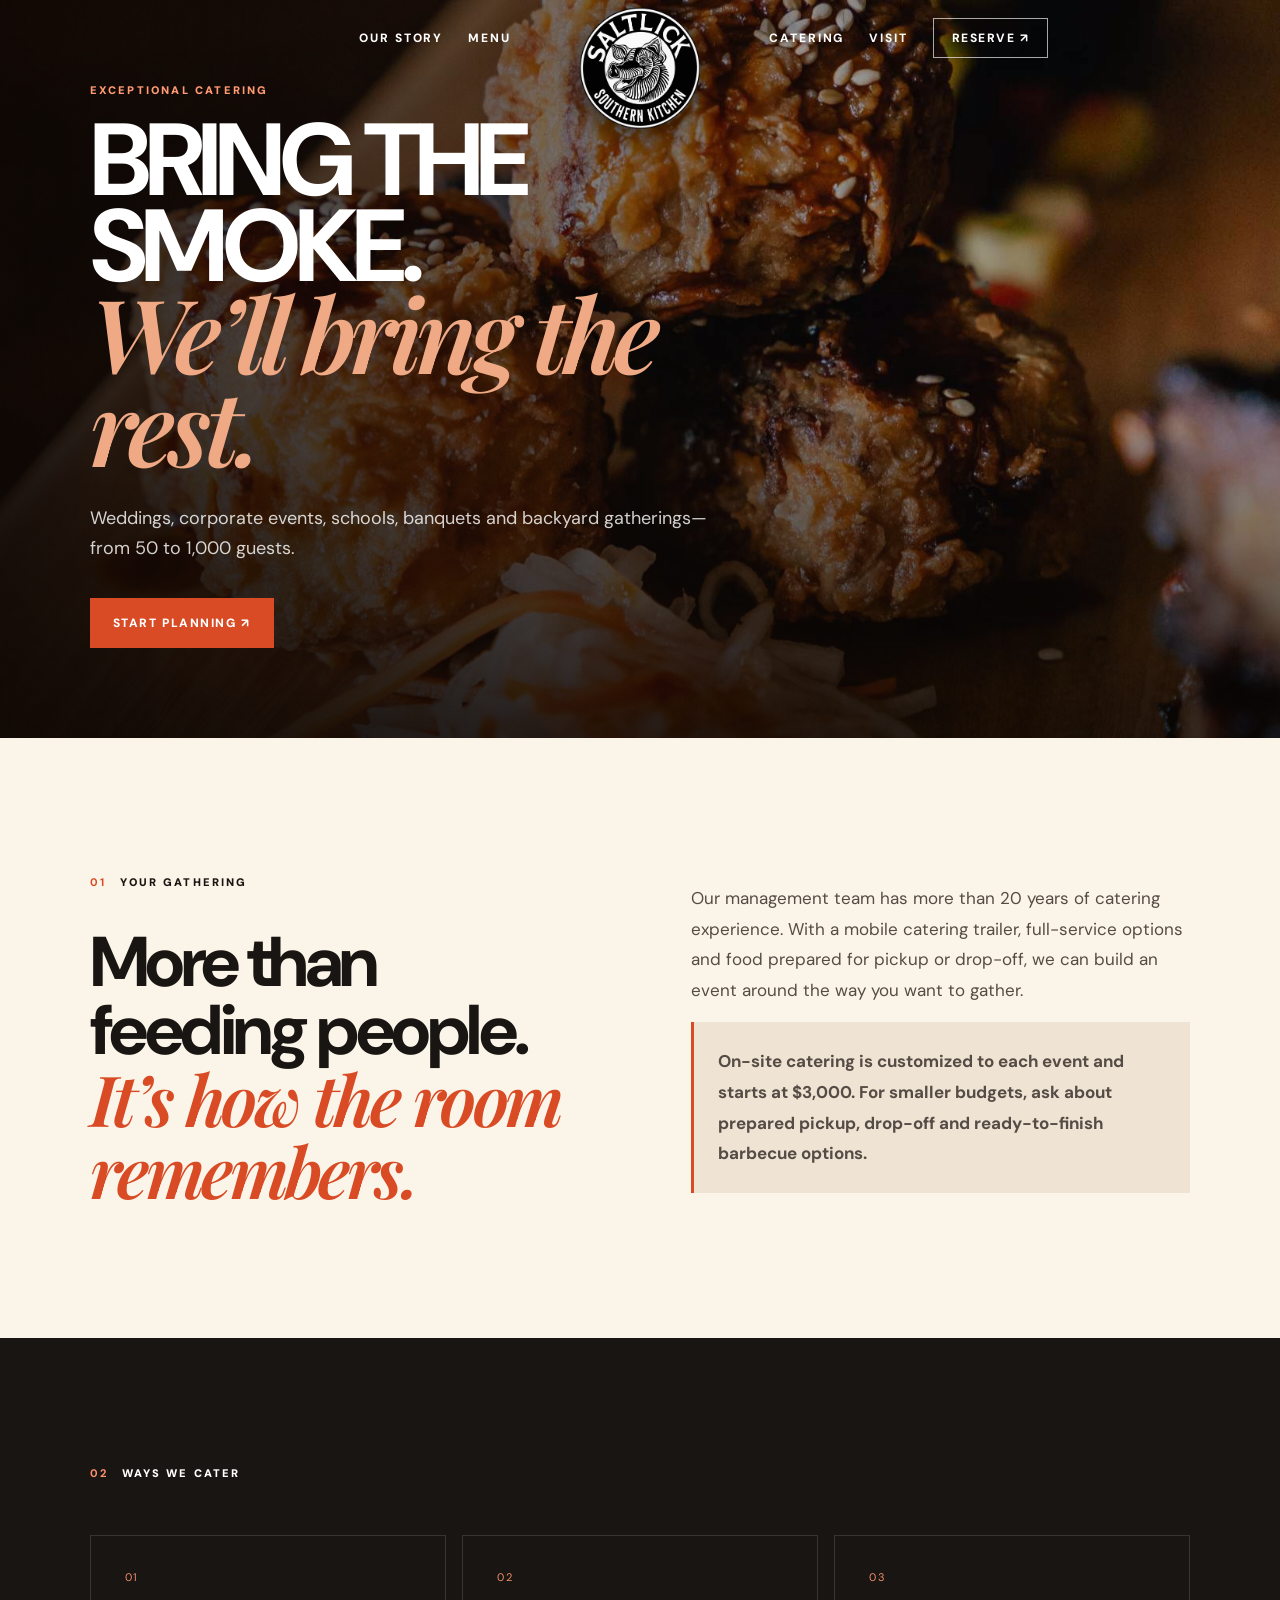
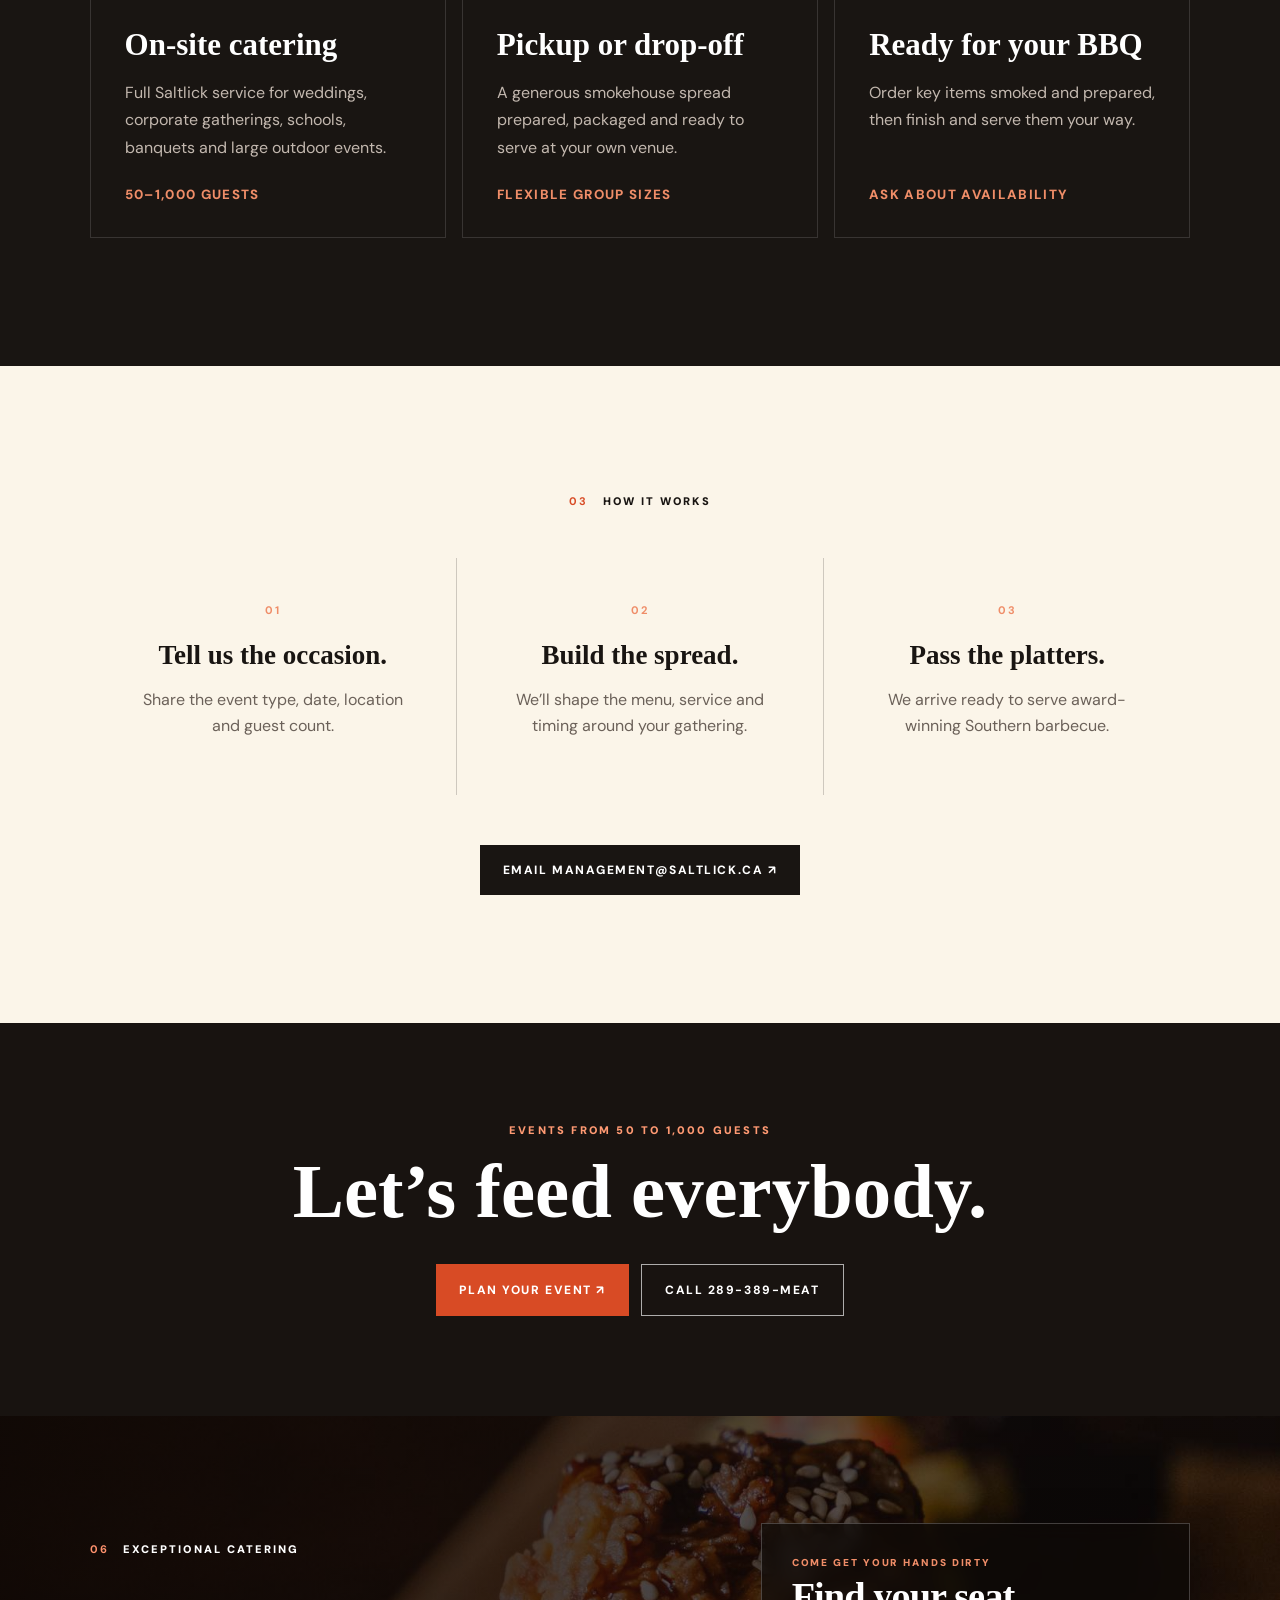
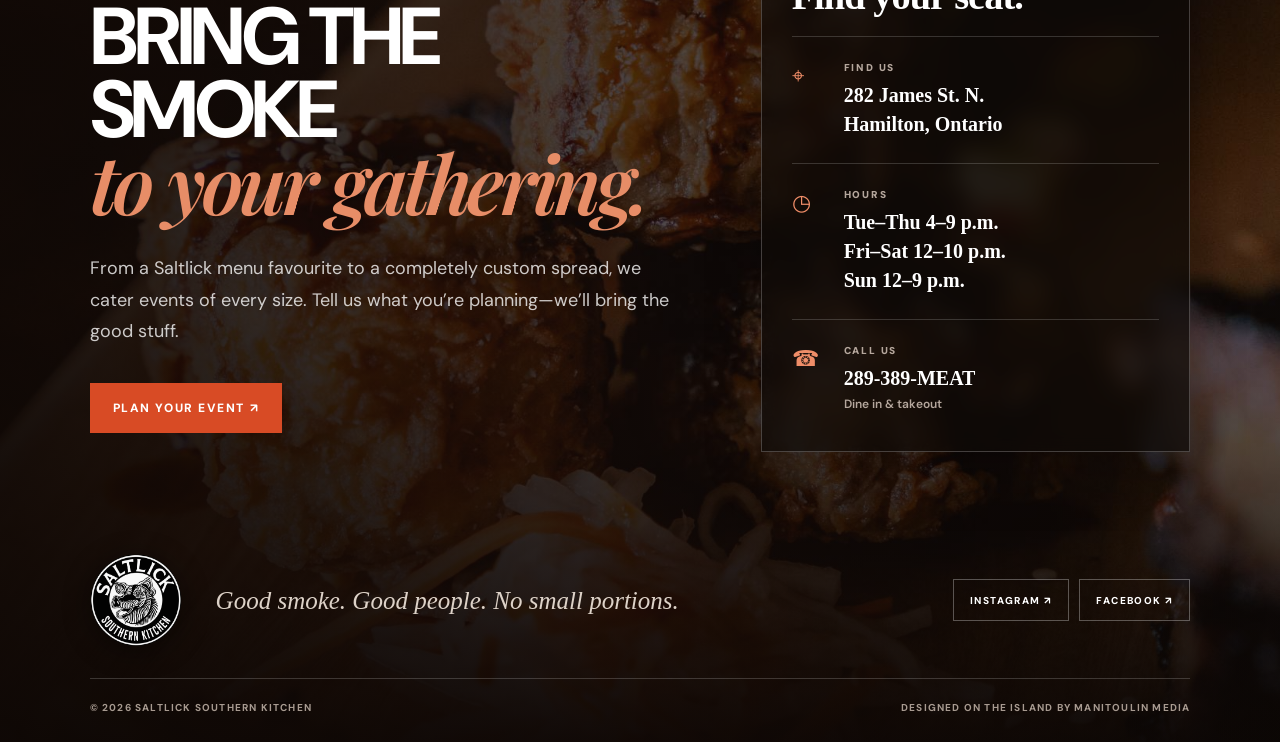
<file: catering/index.html>
<!doctype html>
<html lang="en"><head><meta charset="utf-8"><meta name="viewport" content="width=device-width,initial-scale=1"><meta name="theme-color" content="#17120f"><meta name="description" content="Saltlick Southern Kitchen catering for weddings, corporate events, schools, banquets and backyard gatherings."><title>Catering | Saltlick Southern Kitchen</title><link rel="icon" href="/favicon.ico"><link rel="preconnect" href="https://fonts.googleapis.com"><link rel="preconnect" href="https://fonts.gstatic.com" crossorigin><link href="https://fonts.googleapis.com/css2?family=DM+Sans:wght@400;600;700;800&family=Playfair+Display:ital,wght@1,600&display=swap" rel="stylesheet"><link rel="stylesheet" href="/assets/styles.css"><link rel="stylesheet" href="/assets/refinements.css"><link rel="stylesheet" href="/assets/interior.css"><script src="/assets/interior.js" defer></script></head>
<body class="catering-page">  <header class="site-header interior-header">
    <nav class="main-nav nav-left" aria-label="Primary navigation">
      <a href="/#story">Our story</a><a href="/menu/">Menu</a>
    </nav>
    <a class="brand" href="/" aria-label="Saltlick Southern Kitchen home"><img data-image="logo" src="/saltlick-logo-kitchen-2026.webp" alt="Saltlick Southern Kitchen"></a>
    <nav class="main-nav nav-right" aria-label="Secondary navigation">
      <a href="/catering/">Catering</a><a href="/visit/">Visit</a>
      <a class="outline-button" data-link="reserve_url" href="#" target="_blank" rel="noreferrer">Reserve ↗︎</a>
    </nav>
    <button class="mobile-nav-toggle" type="button" aria-expanded="false" aria-controls="mobile-page-nav" aria-label="Open navigation"><span></span><span></span></button>
    <nav class="mobile-page-nav" id="mobile-page-nav" aria-label="Mobile navigation"><a href="/">Home</a><a href="/menu/">Menu</a><a href="/catering/">Catering</a><a href="/visit/">Visit</a><a data-link="reserve_url" href="#" target="_blank" rel="noreferrer">Reserve ↗︎</a></nav>
  </header><main>
  <section class="interior-hero catering-page-hero"><img data-image="catering_image" src="/gallery/356795459_3191753444303727_3257160976338832465_n.jpg" alt="Saltlick catering spread"><div class="interior-hero-shade"></div><div><span>Exceptional catering</span><h1>Bring the smoke.<br><em>We’ll bring the rest.</em></h1><p data-text="catering_page_intro"></p><a class="button fire" data-link="catering_email" data-mailto href="#">Start planning ↗︎</a></div></section>
  <section class="catering-story section"><div><div class="section-label"><b>01</b> Your gathering</div><h2>More than feeding people.<br><em>It’s how the room remembers.</em></h2></div><div><p data-text="catering_page_text"></p><p class="catering-minimum" data-text="catering_minimum"></p></div></section>
  <section class="catering-options-section section"><div class="section-label light"><b>02</b> Ways we cater</div><div class="catering-options" id="catering-options"></div></section>
  <section class="catering-process section"><div class="section-label"><b>03</b> How it works</div><div class="process-grid"><article><b>01</b><h3>Tell us the occasion.</h3><p>Share the event type, date, location and guest count.</p></article><article><b>02</b><h3>Build the spread.</h3><p>We’ll shape the menu, service and timing around your gathering.</p></article><article><b>03</b><h3>Pass the platters.</h3><p>We arrive ready to serve award-winning Southern barbecue.</p></article></div><a class="button dark" data-link="catering_email" data-mailto href="#">Email management@saltlick.ca ↗︎</a></section>
  <section class="interior-cta"><span>Events from 50 to 1,000 guests</span><h2>Let’s feed everybody.</h2><div><a class="button fire" data-link="catering_email" data-mailto href="#">Plan your event ↗︎</a><a class="button ghost" data-link="phone" data-tel href="#">Call 289-389-MEAT</a></div></section></main>  <footer class="site-footer">
    <section class="catering" id="catering">
      <img data-image="catering_image" src="/gallery/356795459_3191753444303727_3257160976338832465_n.jpg" alt="Saltlick catering spread"><div class="catering-shade"></div>
      <div class="catering-layout">
        <div class="catering-copy"><div class="section-label light"><b>06</b> Exceptional catering</div><h2><span data-text="catering_heading">Bring the smoke</span><br><em data-text="catering_accent">to your gathering.</em></h2><p data-text="catering_text"></p><a class="button fire" data-link="catering_email" data-mailto href="#">Plan your event ↗︎</a></div>
        <div class="catering-details" id="visit">
          <div class="catering-details-head"><span>Come get your hands dirty</span><h3>Find your seat.</h3></div>
          <article><span>⌖</span><div><small>Find us</small><a data-link="map_url" href="#" target="_blank" rel="noreferrer"><span data-text="address"></span></a></div></article>
          <article><span>◷</span><div><small>Hours</small><p class="preserve" data-text="hours"></p></div></article>
          <article><span>☎</span><div><small>Call us</small><a data-link="phone" data-tel href="#"><span data-text="phone_display"></span></a><p>Dine in &amp; takeout</p></div></article>
        </div>
      </div>
      <div class="footer-base">
        <img data-image="logo" src="/saltlick-logo-kitchen-2026.webp" alt="Saltlick Southern Kitchen">
        <p data-text="footer_tagline"></p>
        <div class="socials"><a data-link="instagram_url" href="#" target="_blank" rel="noreferrer">Instagram ↗︎</a><a data-link="facebook_url" href="#" target="_blank" rel="noreferrer">Facebook ↗︎</a></div>
        <div class="credits"><span>© 2026 Saltlick Southern Kitchen</span><a href="https://manitoulinmedia.ca" target="_blank" rel="noreferrer">Designed on the Island by Manitoulin Media</a></div>
      </div>
    </section>
  </footer></body></html>
</file>
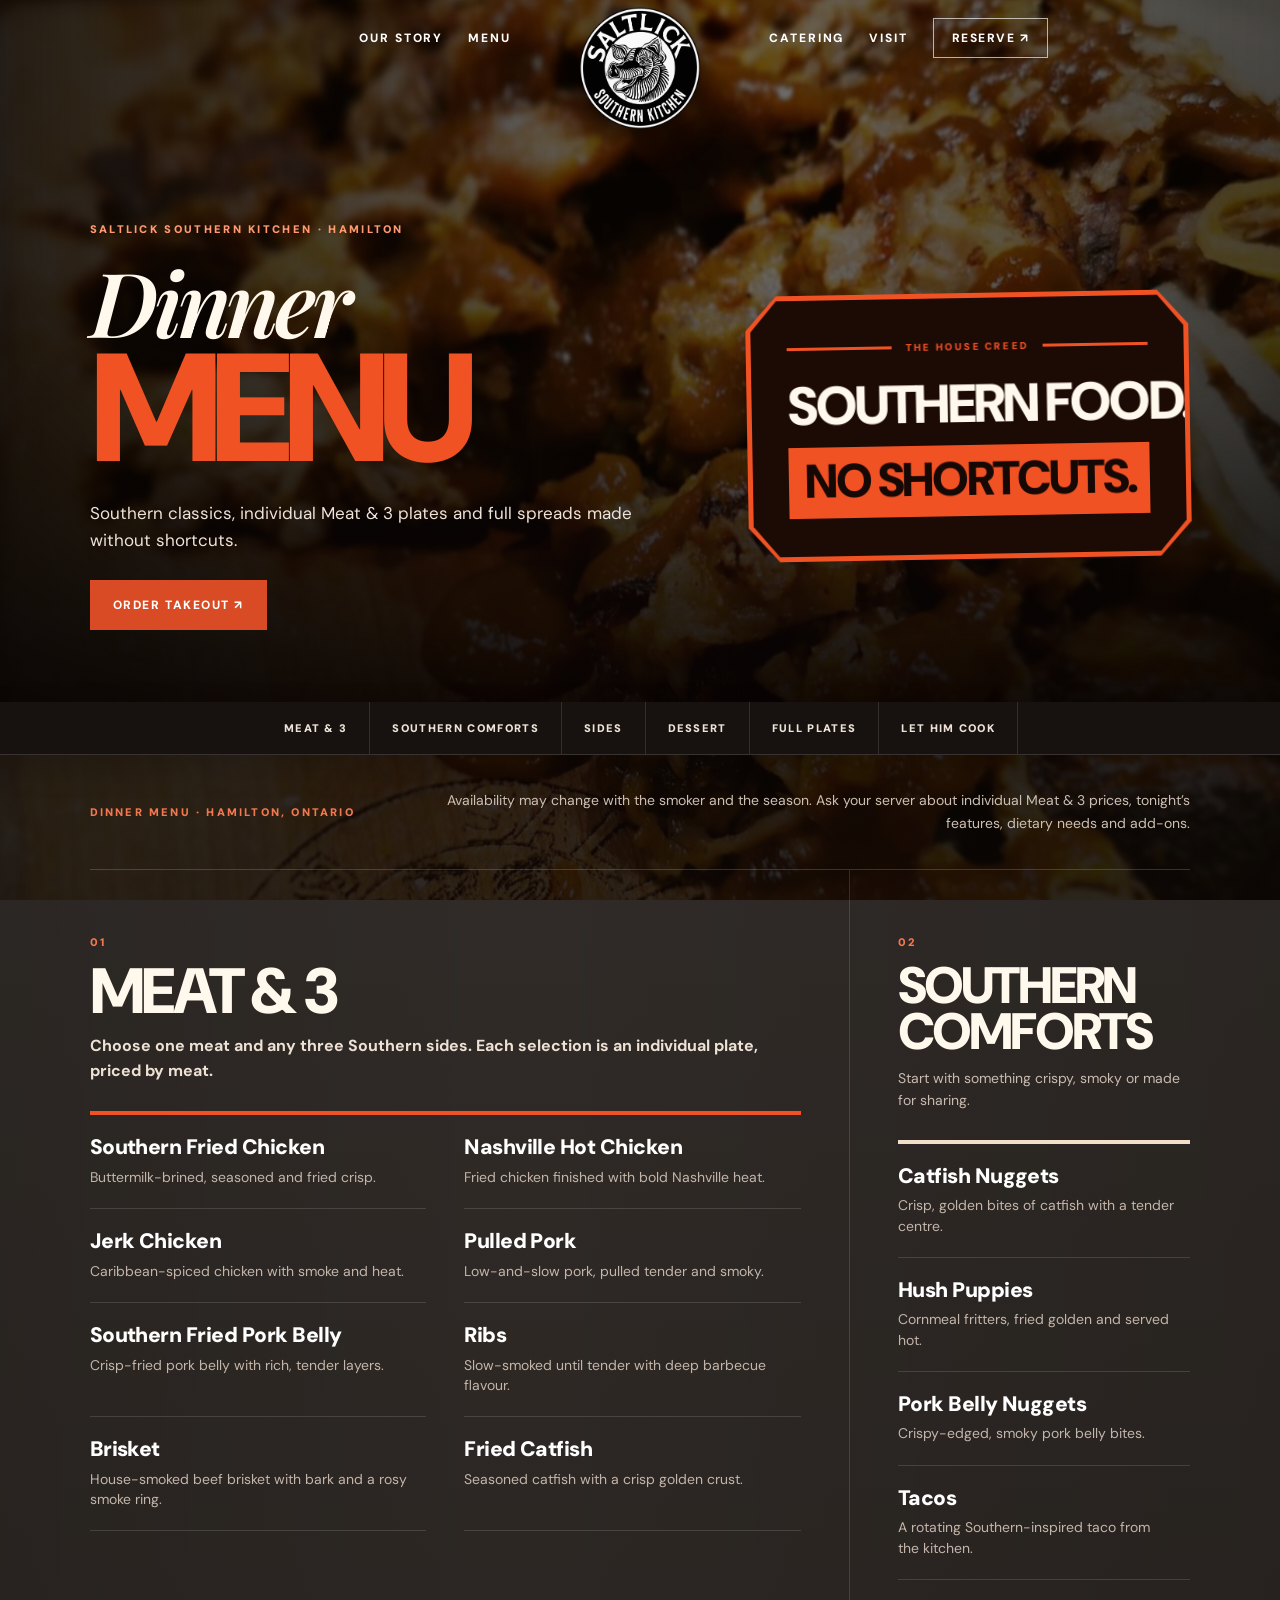
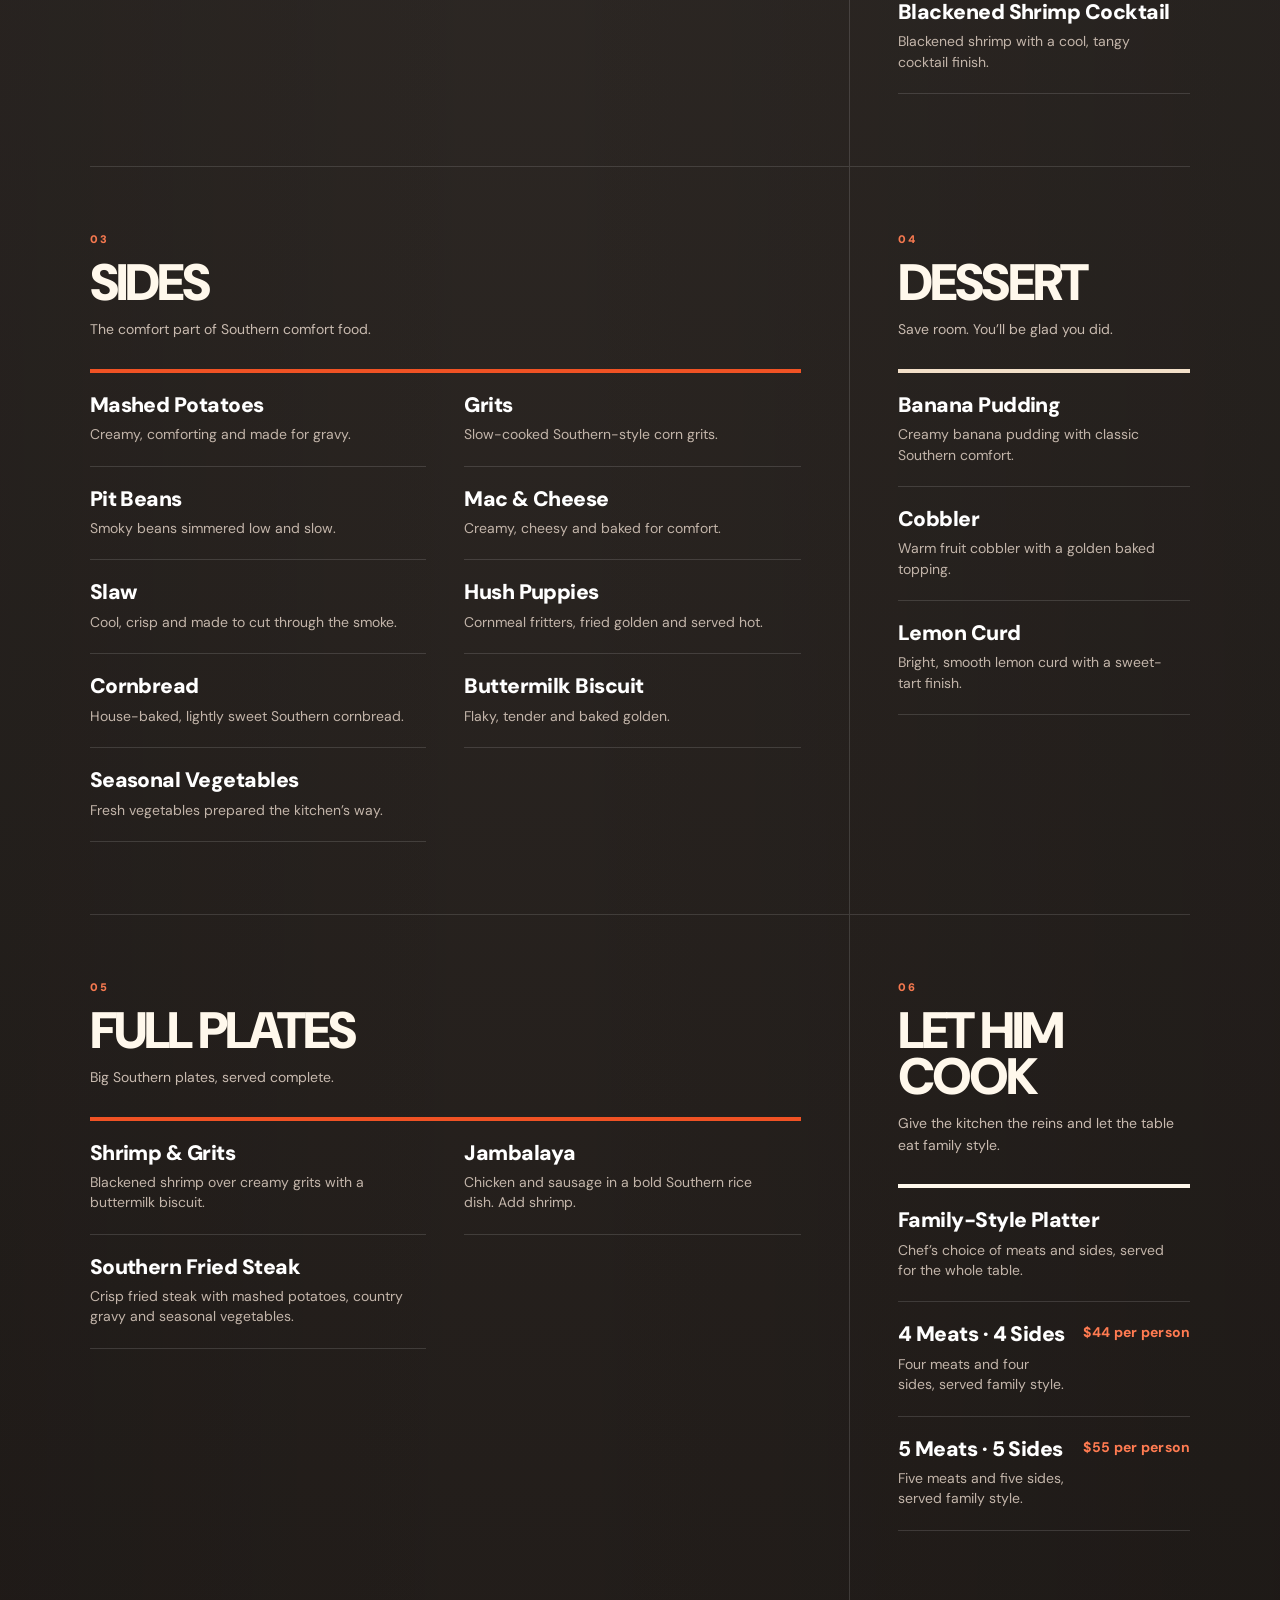
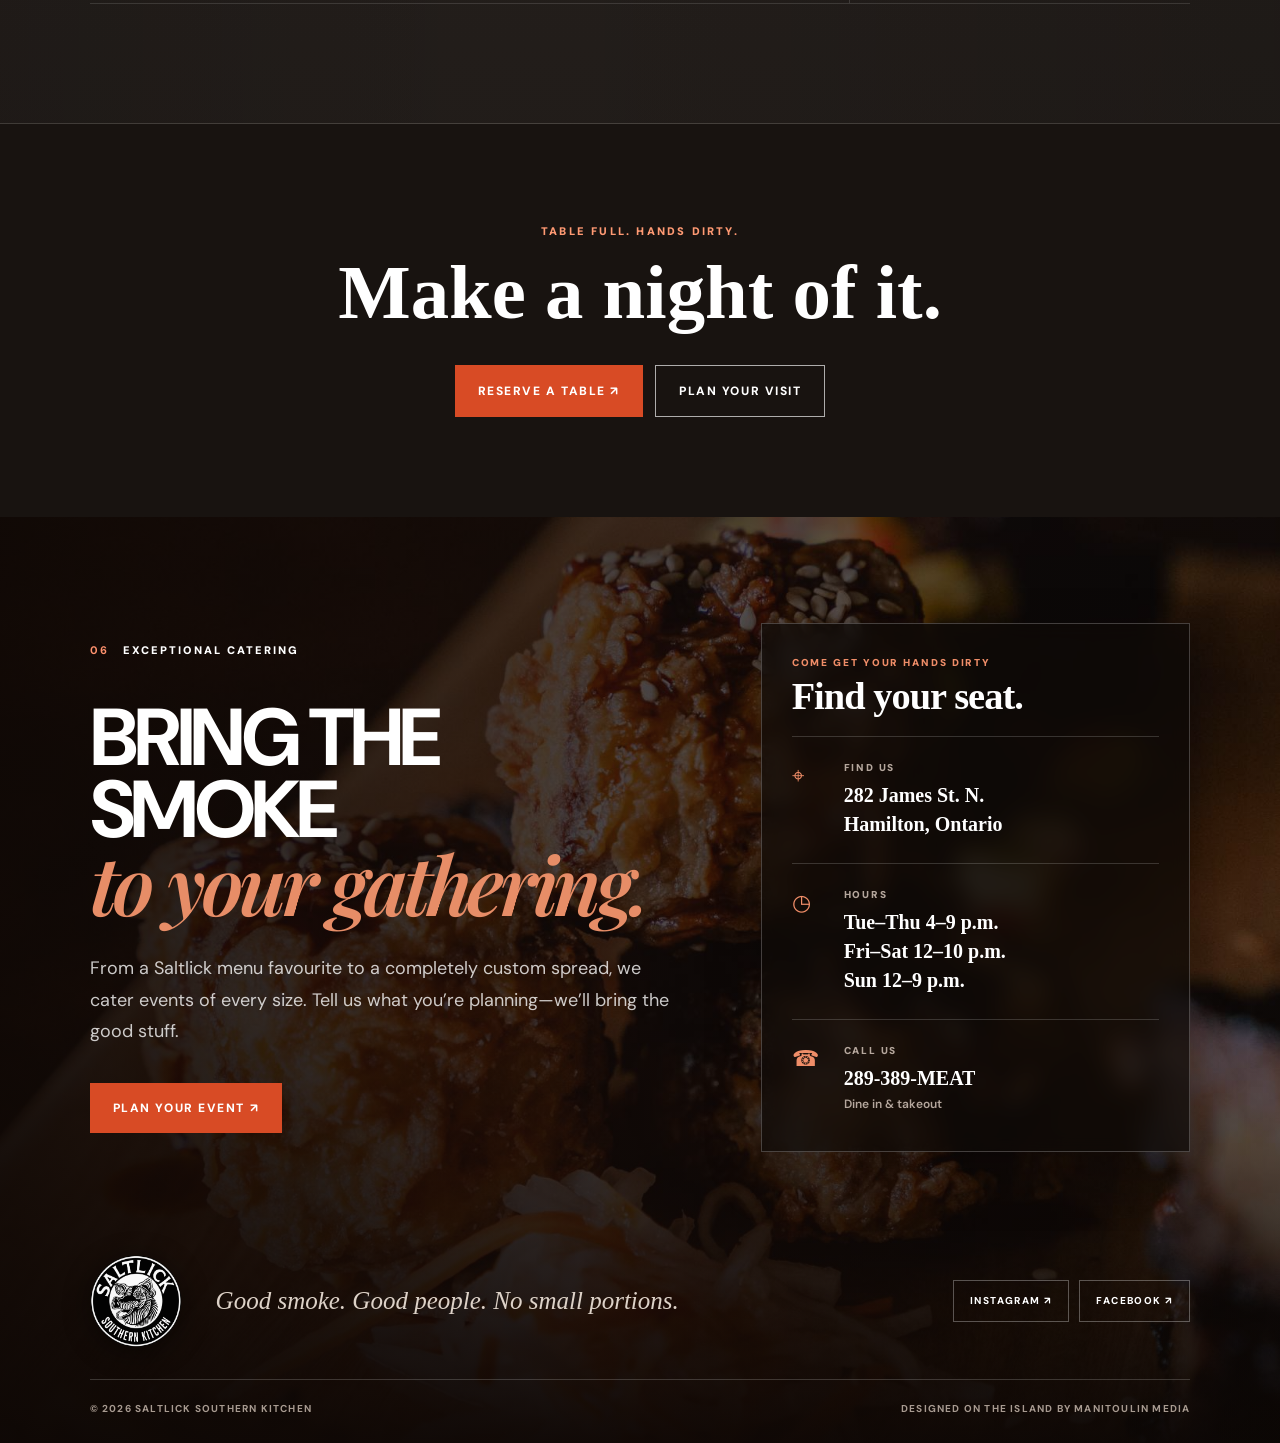
<file: menu/index.html>
<!doctype html>
<html lang="en"><head><meta charset="utf-8"><meta name="viewport" content="width=device-width,initial-scale=1"><meta name="theme-color" content="#17120f"><meta name="description" content="Explore the Saltlick Southern Kitchen dinner menu: Southern comforts, smoked meats, full plates, family-style platters and dessert in Hamilton."><title>Menu | Saltlick Southern Kitchen</title><link rel="icon" href="/favicon.ico"><link rel="preconnect" href="https://fonts.googleapis.com"><link rel="preconnect" href="https://fonts.gstatic.com" crossorigin><link href="https://fonts.googleapis.com/css2?family=DM+Sans:wght@400;600;700;800&family=Playfair+Display:ital,wght@1,600&display=swap" rel="stylesheet"><link rel="stylesheet" href="/assets/styles.css"><link rel="stylesheet" href="/assets/refinements.css"><link rel="stylesheet" href="/assets/interior.css"><script src="/assets/interior.js" defer></script></head>
<body class="menu-page">  <header class="site-header interior-header">
    <nav class="main-nav nav-left" aria-label="Primary navigation">
      <a href="/#story">Our story</a><a href="/menu/">Menu</a>
    </nav>
    <a class="brand" href="/" aria-label="Saltlick Southern Kitchen home"><img data-image="logo" src="/saltlick-logo-kitchen-2026.webp" alt="Saltlick Southern Kitchen"></a>
    <nav class="main-nav nav-right" aria-label="Secondary navigation">
      <a href="/catering/">Catering</a><a href="/visit/">Visit</a>
      <a class="outline-button" data-link="reserve_url" href="#" target="_blank" rel="noreferrer">Reserve ↗︎</a>
    </nav>
    <button class="mobile-nav-toggle" type="button" aria-expanded="false" aria-controls="mobile-page-nav" aria-label="Open navigation"><span></span><span></span></button>
    <nav class="mobile-page-nav" id="mobile-page-nav" aria-label="Mobile navigation"><a href="/">Home</a><a href="/menu/">Menu</a><a href="/catering/">Catering</a><a href="/visit/">Visit</a><a data-link="reserve_url" href="#" target="_blank" rel="noreferrer">Reserve ↗︎</a></nav>
  </header><main>
  <section class="menu-poster-hero">
    <img data-image="menu_page_image" src="/gallery/139290701_1327293354330580_1696546696518834017_n.jpg" alt="Saltlick Southern Kitchen platter piled with house-smoked meats">
    <div class="menu-poster-shade"></div>
    <div class="menu-poster-masthead">
      <div class="menu-poster-title">
        <span>Saltlick Southern Kitchen · Hamilton</span>
        <h1><em>Dinner</em><strong>Menu</strong></h1>
        <p data-text="menu_intro"></p>
        <a class="button fire menu-order-button" data-link="order_url" href="#" target="_blank" rel="noreferrer">Order takeout ↗︎</a>
      </div>
      <div class="menu-house-creed" aria-label="Southern food. No shortcuts.">
        <div class="menu-house-creed-inner">
          <span><i></i>The house creed<i></i></span>
          <strong>Southern Food.</strong>
          <b>No Shortcuts.</b>
        </div>
      </div>
    </div>
  </section>
  <nav class="page-jump-nav" id="menu-jump-nav" aria-label="Menu categories"></nav>
  <section class="menu-page-content">
    <div class="menu-poster-note"><span>Dinner menu · Hamilton, Ontario</span><p data-text="menu_note"></p></div>
    <div id="menu-sections"></div>
  </section>
  <section class="interior-cta"><span>Table full. Hands dirty.</span><h2>Make a night of it.</h2><div><a class="button fire" data-link="reserve_url" href="#" target="_blank" rel="noreferrer">Reserve a table ↗︎</a><a class="button ghost" href="/visit/">Plan your visit</a></div></section></main>  <footer class="site-footer">
    <section class="catering" id="catering">
      <img data-image="catering_image" src="/gallery/356795459_3191753444303727_3257160976338832465_n.jpg" alt="Saltlick catering spread"><div class="catering-shade"></div>
      <div class="catering-layout">
        <div class="catering-copy"><div class="section-label light"><b>06</b> Exceptional catering</div><h2><span data-text="catering_heading">Bring the smoke</span><br><em data-text="catering_accent">to your gathering.</em></h2><p data-text="catering_text"></p><a class="button fire" data-link="catering_email" data-mailto href="#">Plan your event ↗︎</a></div>
        <div class="catering-details" id="visit">
          <div class="catering-details-head"><span>Come get your hands dirty</span><h3>Find your seat.</h3></div>
          <article><span>⌖</span><div><small>Find us</small><a data-link="map_url" href="#" target="_blank" rel="noreferrer"><span data-text="address"></span></a></div></article>
          <article><span>◷</span><div><small>Hours</small><p class="preserve" data-text="hours"></p></div></article>
          <article><span>☎</span><div><small>Call us</small><a data-link="phone" data-tel href="#"><span data-text="phone_display"></span></a><p>Dine in &amp; takeout</p></div></article>
        </div>
      </div>
      <div class="footer-base">
        <img data-image="logo" src="/saltlick-logo-kitchen-2026.webp" alt="Saltlick Southern Kitchen">
        <p data-text="footer_tagline"></p>
        <div class="socials"><a data-link="instagram_url" href="#" target="_blank" rel="noreferrer">Instagram ↗︎</a><a data-link="facebook_url" href="#" target="_blank" rel="noreferrer">Facebook ↗︎</a></div>
        <div class="credits"><span>© 2026 Saltlick Southern Kitchen</span><a href="https://manitoulinmedia.ca" target="_blank" rel="noreferrer">Designed on the Island by Manitoulin Media</a></div>
      </div>
    </section>
  </footer></body></html>
</file>
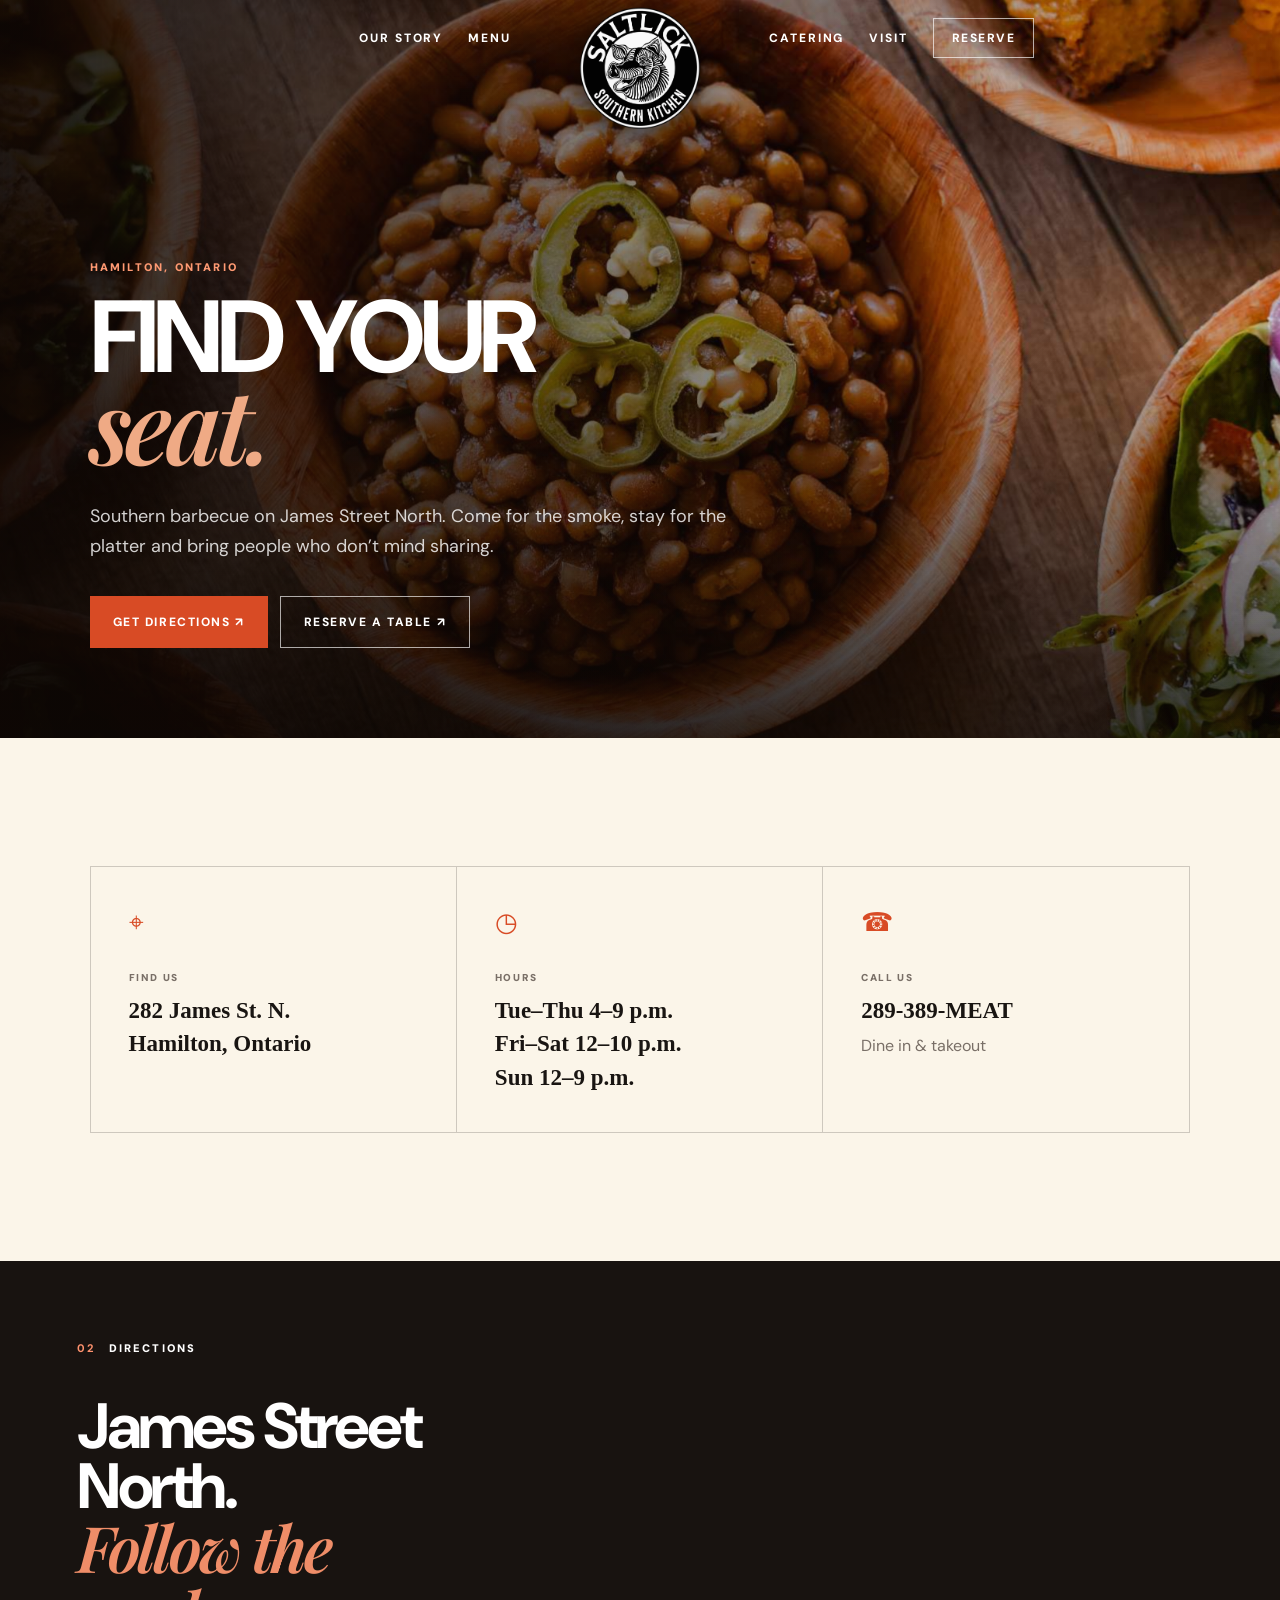
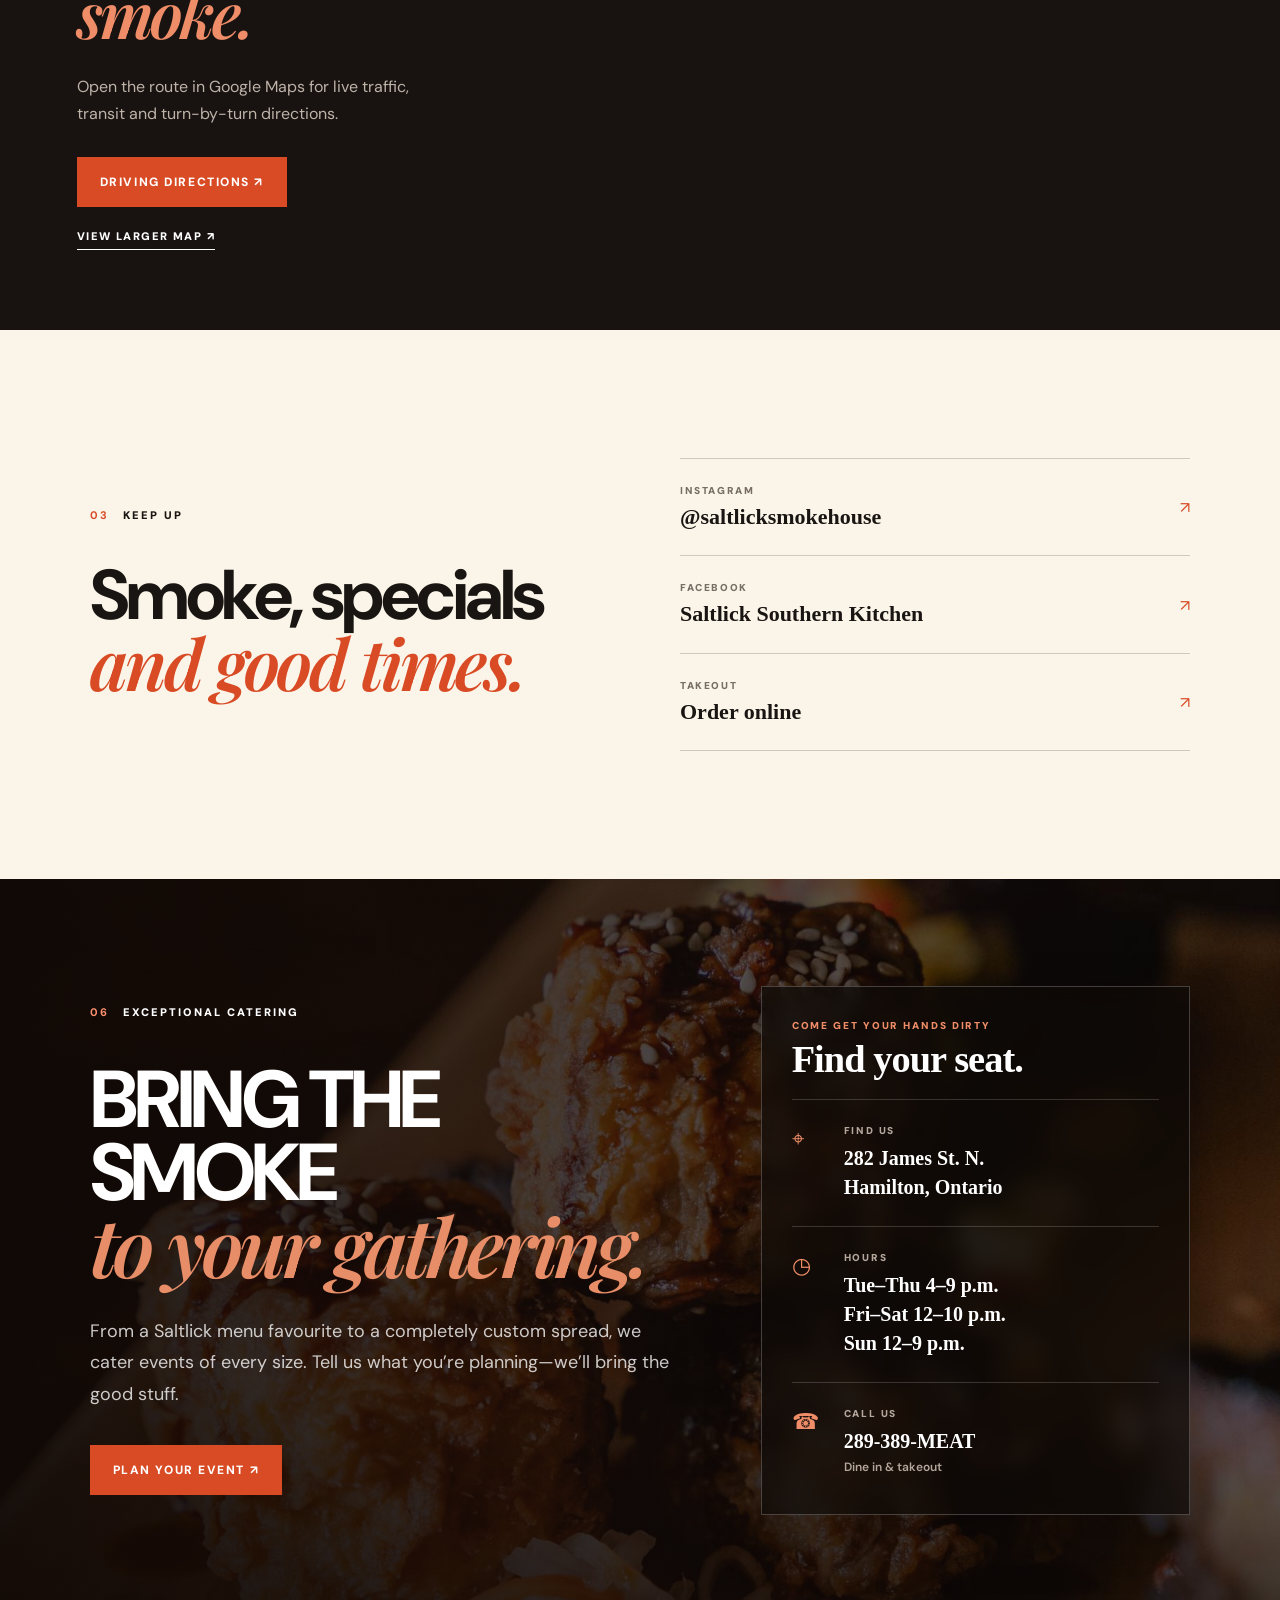
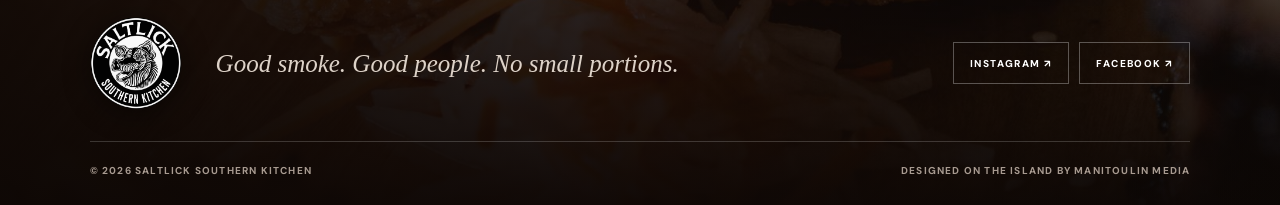
<file: visit/index.html>
<!doctype html>
<html lang="en"><head><meta charset="utf-8"><meta name="viewport" content="width=device-width,initial-scale=1"><meta name="theme-color" content="#17120f"><meta name="description" content="Find Saltlick Southern Kitchen at 282 James Street North in Hamilton. View hours, directions, reservations and contact details."><title>Visit | Saltlick Southern Kitchen</title><link rel="icon" href="/favicon.ico"><link rel="preconnect" href="https://fonts.googleapis.com"><link rel="preconnect" href="https://fonts.gstatic.com" crossorigin><link href="https://fonts.googleapis.com/css2?family=DM+Sans:wght@400;600;700;800&family=Playfair+Display:ital,wght@1,600&display=swap" rel="stylesheet"><link rel="stylesheet" href="/assets/styles.css"><link rel="stylesheet" href="/assets/refinements.css"><link rel="stylesheet" href="/assets/interior.css"><script src="/assets/interior.js" defer></script></head>
<body class="visit-page">  <header class="site-header interior-header">
    <nav class="main-nav nav-left" aria-label="Primary navigation">
      <a href="/#story">Our story</a><a href="/menu/">Menu</a>
    </nav>
    <a class="brand" href="/" aria-label="Saltlick Southern Kitchen home"><img data-image="logo" src="/saltlick-logo-kitchen-2026.webp" alt="Saltlick Southern Kitchen"></a>
    <nav class="main-nav nav-right" aria-label="Secondary navigation">
      <a href="/catering/">Catering</a><a href="/visit/">Visit</a>
      <a class="outline-button" data-link="reserve_url" href="#" target="_blank" rel="noreferrer">Reserve</a>
    </nav>
    <button class="mobile-nav-toggle" type="button" aria-expanded="false" aria-controls="mobile-page-nav" aria-label="Open navigation"><span></span><span></span></button>
    <nav class="mobile-page-nav" id="mobile-page-nav" aria-label="Mobile navigation"><a href="/">Home</a><a href="/menu/">Menu</a><a href="/catering/">Catering</a><a href="/visit/">Visit</a><a data-link="reserve_url" href="#" target="_blank" rel="noreferrer">Reserve</a></nav>
  </header><main>
  <section class="interior-hero visit-page-hero visit-layout-unified">
    <img data-image="visit_page_image" src="/gallery/356567713_785151919654019_2066482117884599501_n.jpg" alt="Saltlick Southern Kitchen dining">
    <div class="interior-hero-shade"></div>
    <div>
      <span>Hamilton, Ontario</span>
      <h1>Find your<br><em>seat.</em></h1>
      <p data-text="visit_intro"></p>
      <div class="interior-hero-actions"><a class="button fire" data-link="directions_url" href="#" target="_blank" rel="noreferrer">Get directions ↗︎</a><a class="button ghost" data-link="reserve_url" href="#" target="_blank" rel="noreferrer">Reserve a table ↗︎</a></div>
    </div>
  </section>
  <section class="visit-details section"><div class="visit-detail-grid"><article><span>⌖</span><small>Find us</small><a data-link="map_url" href="#" target="_blank" rel="noreferrer"><strong data-text="address"></strong></a></article><article><span>◷</span><small>Hours</small><strong class="preserve" data-text="hours"></strong></article><article><span>☎</span><small>Call us</small><a data-link="phone" data-tel href="#"><strong data-text="phone_display"></strong></a><p>Dine in &amp; takeout</p></article></div></section>
  <section class="map-section"><div class="map-copy"><div class="section-label light"><b>02</b> Directions</div><h2>James Street North.<br><em>Follow the smoke.</em></h2><p>Open the route in Google Maps for live traffic, transit and turn-by-turn directions.</p><div><a class="button fire" data-link="directions_url" href="#" target="_blank" rel="noreferrer">Driving directions ↗︎</a><a class="review-photo-link light-link" data-link="map_url" href="#" target="_blank" rel="noreferrer">View larger map ↗︎</a></div></div><iframe title="Map showing Saltlick Southern Kitchen at 282 James Street North, Hamilton" src="https://www.google.com/maps?q=282+James+Street+North+Hamilton+Ontario&output=embed" loading="lazy" referrerpolicy="no-referrer-when-downgrade"></iframe></section>
  <section class="visit-social section"><div><div class="section-label"><b>03</b> Keep up</div><h2>Smoke, specials<br><em>and good times.</em></h2></div><div><a data-link="instagram_url" href="#" target="_blank" rel="noreferrer"><span>Instagram</span><b>@saltlicksmokehouse</b><i>↗︎</i></a><a data-link="facebook_url" href="#" target="_blank" rel="noreferrer"><span>Facebook</span><b>Saltlick Southern Kitchen</b><i>↗︎</i></a><a data-link="order_url" href="#" target="_blank" rel="noreferrer"><span>Takeout</span><b>Order online</b><i>↗︎</i></a></div></section></main>  <footer class="site-footer">
    <section class="catering" id="catering">
      <img data-image="catering_image" src="/gallery/356795459_3191753444303727_3257160976338832465_n.jpg" alt="Saltlick catering spread"><div class="catering-shade"></div>
      <div class="catering-layout">
        <div class="catering-copy"><div class="section-label light"><b>06</b> Exceptional catering</div><h2><span data-text="catering_heading">Bring the smoke</span><br><em data-text="catering_accent">to your gathering.</em></h2><p data-text="catering_text"></p><a class="button fire" data-link="catering_email" data-mailto href="#">Plan your event ↗︎</a></div>
        <div class="catering-details" id="visit">
          <div class="catering-details-head"><span>Come get your hands dirty</span><h3>Find your seat.</h3></div>
          <article><span>⌖</span><div><small>Find us</small><a data-link="map_url" href="#" target="_blank" rel="noreferrer"><span data-text="address"></span></a></div></article>
          <article><span>◷</span><div><small>Hours</small><p class="preserve" data-text="hours"></p></div></article>
          <article><span>☎</span><div><small>Call us</small><a data-link="phone" data-tel href="#"><span data-text="phone_display"></span></a><p>Dine in &amp; takeout</p></div></article>
        </div>
      </div>
      <div class="footer-base">
        <img data-image="logo" src="/saltlick-logo-kitchen-2026.webp" alt="Saltlick Southern Kitchen">
        <p data-text="footer_tagline"></p>
        <div class="socials"><a data-link="instagram_url" href="#" target="_blank" rel="noreferrer">Instagram ↗︎</a><a data-link="facebook_url" href="#" target="_blank" rel="noreferrer">Facebook ↗︎</a></div>
        <div class="credits"><span>© 2026 Saltlick Southern Kitchen</span><a href="https://manitoulinmedia.ca" target="_blank" rel="noreferrer">Designed on the Island by Manitoulin Media</a></div>
      </div>
    </section>
  </footer></body></html>
</file>
<file: assets/styles.css>
:root{--ink:#191512;--paper:#f1e9dc;--cream:#fbf5e9;--ember:#d84b25;--line:rgba(25,21,18,.2)}*{box-sizing:border-box}html{scroll-behavior:smooth}body{margin:0;background:var(--paper);color:var(--ink);font-family:"DM Sans",Arial,sans-serif}a{color:inherit;text-decoration:none}img{display:block;width:100%}em{font-family:"Playfair Display",Georgia,serif;font-weight:600}
.site-header{position:absolute;z-index:20;top:0;left:0;width:100%;height:120px;display:grid;grid-template-columns:1fr auto 1fr;align-items:center;padding:0 clamp(24px,4vw,72px);border-bottom:1px solid #ffffff47;color:#fff}.brand{width:88px;height:88px}.brand img{height:100%;object-fit:contain;filter:drop-shadow(0 4px 14px #0006)}nav{display:flex;gap:36px;font-size:12px;font-weight:800;letter-spacing:.16em;text-transform:uppercase}nav a{position:relative}nav a:after{content:"";position:absolute;left:0;bottom:-8px;width:0;height:2px;background:var(--ember);transition:.25s}nav a:hover:after{width:100%}.outline-button{justify-self:end;padding:13px 18px;border:1px solid #ffffffa6;font-size:12px;font-weight:800;letter-spacing:.12em;text-transform:uppercase}.outline-button:hover{background:#fff;color:var(--ink)}
.hero{height:min(940px,100svh);min-height:720px;position:relative;display:flex;align-items:flex-end;overflow:hidden;background:#201611;color:#fff}.hero-image{position:absolute;inset:0;height:100%;object-fit:cover;object-position:center 52%;animation:hero-in 1.5s ease-out both}.hero-shade{position:absolute;inset:0;background:linear-gradient(90deg,#0f0906d6 0%,#140c086b 52%,#140a0520),linear-gradient(0deg,#0b07059e,transparent 52%)}.hero-copy{position:relative;z-index:2;padding:0 clamp(24px,7vw,120px) clamp(96px,12vh,140px);max-width:1080px}.kicker{margin:0 0 18px;color:#ffd0bc;font-size:12px;font-weight:800;letter-spacing:.22em;text-transform:uppercase}.hero h1{font-size:clamp(62px,8.5vw,132px);line-height:.82;letter-spacing:-.055em;margin:0;text-transform:uppercase}.hero h1 em{color:#f3bc9b;text-transform:none;letter-spacing:-.04em}.hero-intro{font-size:clamp(16px,1.5vw,21px);line-height:1.55;max-width:610px;margin:32px 0;color:#ffffffd4}.actions{display:flex;gap:12px;flex-wrap:wrap}.button{display:inline-flex;align-items:center;justify-content:center;padding:17px 23px;font-size:12px;font-weight:800;letter-spacing:.13em;text-transform:uppercase;transition:.2s}.button:hover{transform:translateY(-2px)}.fire{background:var(--ember);color:#fff}.fire:hover{background:#ee5d34}.ghost{border:1px solid #ffffffa6;color:#fff}.ghost:hover{background:#fff;color:var(--ink)}.dark{background:var(--ink);color:#fff}.scroll-cue{position:absolute;z-index:2;right:clamp(24px,4vw,72px);bottom:52px;font-size:10px;font-weight:800;letter-spacing:.2em;text-transform:uppercase;writing-mode:vertical-rl}
.ticker{min-height:58px;background:var(--ember);color:#fff;display:flex;align-items:center;justify-content:center;gap:32px;padding:16px 30px;overflow:hidden;text-transform:uppercase;font-size:11px;font-weight:900;letter-spacing:.18em;white-space:nowrap}.ticker i{font-style:normal;color:#ffbe95}.section{padding:clamp(80px,10vw,150px) clamp(24px,7vw,120px)}.section-label{display:flex;gap:14px;align-items:center;font-size:11px;font-weight:900;letter-spacing:.19em;text-transform:uppercase}.section-label b{color:var(--ember)}.section-label.light{color:#fff}.section-label.light b{color:#ff926e}
.story{display:grid;grid-template-columns:170px 1fr;position:relative;overflow:hidden}.watermark{position:absolute;right:-.05em;top:-.18em;font:700 min(40vw,560px)/1 Georgia,serif;color:#62452a11}.story-copy{grid-column:2;max-width:1070px;position:relative}.story h2{font-size:clamp(48px,6vw,96px);line-height:.96;letter-spacing:-.055em;margin:0 0 70px}.story h2 em{color:var(--ember)}.columns{display:grid;grid-template-columns:1fr 1fr;gap:60px;max-width:830px;margin-left:auto}.columns p{font-size:17px;line-height:1.8;margin:0;color:#4d453e}
.food{background:var(--ink);color:#fff}.section-top{display:flex;justify-content:space-between;align-items:flex-end;margin-bottom:70px}.section-top h2,.family h2,.catering h2,.visit h2{font-size:clamp(50px,6.3vw,94px);line-height:.9;letter-spacing:-.055em;margin:0;text-transform:uppercase}.section-top em,.family em,.catering em,.visit em{color:#e78d67;text-transform:none}.food-grid{display:grid;grid-template-columns:repeat(3,1fr);gap:22px}.food-card{padding-bottom:28px;border-bottom:1px solid #ffffff33}.food-image{height:clamp(300px,37vw,560px);overflow:hidden;background:#2b211c}.food-image img{height:100%;object-fit:cover;transition:transform .7s}.food-card:hover img{transform:scale(1.035)}.food-card:nth-child(2){margin-top:70px}.meta{display:flex;gap:14px;margin-top:23px;text-transform:uppercase;font-size:10px;font-weight:800;letter-spacing:.17em;color:#bcb1a8}.meta b{color:var(--ember)}.food-card h3{font:700 clamp(28px,3vw,43px)/1 Georgia,serif;margin:16px 0 12px}.food-card>p{margin:0;color:#bcb1a8;font-size:14px;line-height:1.7}.underlink{display:inline-block;margin-top:55px;padding-bottom:7px;border-bottom:1px solid;font-size:11px;font-weight:900;letter-spacing:.15em;text-transform:uppercase}
.family{display:grid;grid-template-columns:1.08fr .92fr;min-height:790px;background:var(--cream)}.family>img{height:100%;min-height:620px;object-fit:cover}.family-copy{display:flex;flex-direction:column;justify-content:center;padding:80px clamp(36px,7vw,110px)}.family h2{margin:45px 0 30px}.family-copy p{font-size:17px;line-height:1.8;color:#524a43;max-width:560px;margin:0 0 35px}.family .button{align-self:flex-start}
.gallery-head{display:flex;align-items:end;justify-content:space-between;margin-bottom:48px}.gallery-head p{font:700 clamp(28px,3vw,44px)/1.05 Georgia,serif;margin:0;text-align:right}.gallery-grid{display:grid;grid-template-columns:1.15fr .85fr 1fr;grid-template-rows:340px 430px;gap:15px}.gallery-grid img{height:100%;object-fit:cover}.gallery-grid img:nth-child(1){grid-row:span 2}.gallery-grid img:nth-child(4){grid-column:span 2}
.catering{min-height:760px;position:relative;display:flex;align-items:center;color:#fff;overflow:hidden;background:#20130f}.catering>img{position:absolute;inset:0;height:100%;object-fit:cover}.catering-shade{position:absolute;inset:0;background:linear-gradient(90deg,#140a06e6,#140a067a 58%,#140a0629)}.catering-copy{position:relative;z-index:1;padding:90px clamp(24px,7vw,120px);max-width:890px}.catering h2{margin:45px 0 28px}.catering p{font-size:18px;line-height:1.75;max-width:610px;color:#ffffffc7;margin:0 0 35px}
.visit{display:grid;grid-template-columns:1fr 1fr;gap:80px;align-items:end}.visit h2{margin-top:42px}.visit h2 em{color:var(--ember)}.visit-list{border-top:1px solid var(--line)}.visit article{display:grid;grid-template-columns:38px 1fr;gap:20px;padding:25px 0;border-bottom:1px solid var(--line)}.visit article>span{color:var(--ember);font-size:24px}.visit small{display:block;font-size:10px;font-weight:900;letter-spacing:.18em;text-transform:uppercase;color:#7b6f65;margin-bottom:8px}.visit a,.visit p{font:700 21px/1.45 Georgia,serif;margin:0}.visit a:hover{color:var(--ember)}.preserve,[data-text=address]{white-space:pre-line}
footer{background:#0e0c0a;color:#fff;text-align:center;padding:85px clamp(24px,7vw,120px) 30px}footer>img{width:130px;margin:0 auto 25px}footer>p{font:italic 25px Georgia,serif;color:#c5bbb2}.socials{display:flex;justify-content:center;gap:10px;margin:30px 0 70px}.socials a{width:44px;height:44px;border:1px solid #554b44;display:grid;place-items:center;font-weight:800}.socials a:hover{background:var(--ember);border-color:var(--ember)}.credits{display:flex;justify-content:space-between;padding-top:25px;border-top:1px solid #302a26;color:#837970;font-size:10px;font-weight:700;letter-spacing:.12em;text-transform:uppercase}.credits a:hover{color:#fff}
@keyframes hero-in{from{transform:scale(1.06);opacity:.4}to{transform:scale(1);opacity:1}}
@media(max-width:900px){.site-header{height:95px;grid-template-columns:1fr auto}.brand{width:70px;height:70px}nav{display:none}.hero{min-height:680px}.hero h1{font-size:clamp(56px,14vw,88px)}.scroll-cue{display:none}.story{grid-template-columns:1fr}.story .section-label{margin-bottom:40px}.story-copy{grid-column:1}.columns{margin:0}.section-top{display:block}.section-top .section-label{margin-bottom:40px}.food-grid{grid-template-columns:1fr 1fr}.food-card:nth-child(3){grid-column:1/-1;max-width:55%}.family{grid-template-columns:1fr}.family>img{height:65vw;min-height:0}.gallery-grid{grid-template-rows:270px 330px}.visit{grid-template-columns:1fr;align-items:start}}
@media(max-width:620px){.site-header{padding:0 18px}.outline-button{padding:11px 13px}.hero{height:94svh}.hero-image{object-position:57% center}.hero-shade{background:linear-gradient(0deg,#100805de,#140a0559 80%)}.hero-copy{padding:0 20px 58px}.hero h1{line-height:.87}.hero-intro{margin:24px 0;font-size:15px}.actions{display:grid;grid-template-columns:1fr 1fr}.button{padding:15px 12px}.ticker{justify-content:flex-start}.section{padding:78px 20px}.columns{grid-template-columns:1fr;gap:24px}.story h2{font-size:46px;margin-bottom:42px}.section-top h2,.family h2,.catering h2,.visit h2{font-size:48px}.food-grid{grid-template-columns:1fr;gap:46px}.food-card:nth-child(2){margin-top:0}.food-card:nth-child(3){grid-column:auto;max-width:none}.food-image{height:115vw;max-height:560px}.family>img{height:115vw}.family-copy{padding:75px 20px}.gallery-head{display:block}.gallery-head p{text-align:left;margin-top:35px}.gallery-grid{grid-template-columns:1fr 1fr;grid-template-rows:290px 230px 270px}.gallery-grid img:nth-child(1){grid-row:auto;grid-column:span 2}.gallery-grid img:nth-child(4){grid-column:auto}.catering{min-height:700px}.credits{display:grid;gap:14px}}
@media(prefers-reduced-motion:reduce){html{scroll-behavior:auto}.hero-image{animation:none}.food-image img{transition:none}}

/* Noticeable, edge-safe depth movement for the homepage hero. */
.hero.parallax-hero>.hero-image{
  inset:auto 0!important;
  top:-12%!important;
  bottom:auto!important;
  width:100%;
  height:124%!important;
  transform:translate3d(0,var(--hero-parallax-y,0px),0) scale(1.015);
  will-change:transform;
  animation:hero-parallax-in 1.15s ease-out both;
}
@keyframes hero-parallax-in{from{opacity:.45}to{opacity:1}}
@media(prefers-reduced-motion:reduce){
  .hero.parallax-hero>.hero-image{top:0!important;height:100%!important;transform:none!important;will-change:auto}
}

/* Sticky smokehouse navigation and menu mega panel */
.site-header{position:fixed;height:82px;background:transparent;border-bottom:0;box-shadow:none;transition:background .35s ease,box-shadow .35s ease,backdrop-filter .35s ease}
.site-header.is-scrolled,.site-header:has(.menu-nav-item:hover),.site-header:has(.menu-nav-item:focus-within){background:linear-gradient(180deg,rgba(14,10,8,.97),rgba(14,10,8,.92));box-shadow:0 12px 34px rgba(0,0,0,.18);backdrop-filter:blur(10px)}
.brand{position:relative;z-index:32;align-self:start;width:122px;height:122px;margin-top:7px}
.brand img{filter:drop-shadow(0 7px 16px #0009)}
.main-nav{display:flex;align-items:center;height:100%;gap:25px}
.nav-left{justify-self:end;margin-right:68px}.nav-right{justify-self:start;margin-left:68px}
.main-nav>a,.menu-trigger{position:relative}
.main-nav>a:after,.menu-trigger:after{content:"";position:absolute;left:0;bottom:-8px;width:0;height:2px;background:var(--ember);transition:.25s}
.main-nav>a:hover:after,.menu-trigger:hover:after,.menu-trigger[aria-expanded=true]:after{width:100%}
.menu-nav-item{display:flex;align-items:center;height:82px}
.menu-trigger{border:0;padding:0;background:none;color:inherit;font:inherit;letter-spacing:inherit;text-transform:inherit;cursor:pointer}
.menu-trigger span{display:inline-block;margin-left:5px;color:#f19a77;transition:transform .2s}
.menu-trigger[aria-expanded=true] span{transform:rotate(180deg)}
.mega-menu{position:fixed;z-index:29;left:0;right:0;top:82px;display:grid;grid-template-columns:minmax(300px,.78fr) 1.22fr;gap:clamp(30px,5vw,75px);padding:30px clamp(24px,7vw,120px) 36px;background:#17120f;color:#fff;border-top:3px solid var(--ember);box-shadow:0 28px 55px #0007;opacity:0;visibility:hidden;transform:translateY(-12px);transition:opacity .22s,transform .22s,visibility .22s;text-transform:none;letter-spacing:normal}
.mega-menu.is-open{opacity:1;visibility:visible;transform:none}
@media(min-width:901px){.menu-nav-item:hover .mega-menu{opacity:1;visibility:visible;transform:none}}
.mega-visual{position:relative;min-height:260px;height:34vh;max-height:340px;overflow:hidden;background:#2b1b15}
.mega-visual:after{content:"";position:absolute;inset:0;background:linear-gradient(0deg,#120b08dc 0%,transparent 68%)}
.mega-visual img{height:100%;object-fit:cover;opacity:1;transform:scale(1);transition:opacity .25s ease,transform .45s ease}
.mega-visual img.is-changing{opacity:.18;transform:scale(1.025)}
.mega-visual>div{position:absolute;z-index:1;left:24px;right:24px;bottom:22px}
.mega-visual span{display:block;color:#ffb08d;font-size:10px;font-weight:900;letter-spacing:.2em;text-transform:uppercase;margin-bottom:8px}
.mega-visual strong{display:block;font:italic 700 clamp(30px,3.1vw,48px)/.95 "Playfair Display",Georgia,serif}
.mega-links{display:grid;grid-template-columns:1fr 1fr}
.mega-links>a{display:grid;grid-template-columns:32px 1fr;gap:14px;padding:16px 18px;border-bottom:1px solid #ffffff1f;transition:background .2s}
.mega-links>a:hover{background:#ffffff0a}
.mega-links>a>span{color:var(--ember);font-size:10px;font-weight:900;letter-spacing:.15em}
.mega-links strong{display:block;font:700 19px/1.15 Georgia,serif}
.mega-links small{display:block;margin-top:6px;color:#9e938a;font-size:11px;line-height:1.45}
.mega-links .mega-all{grid-column:1/-1;display:flex;justify-content:space-between;align-items:center;margin-top:12px;padding:16px 18px;background:var(--ember);border:0;font-size:11px;font-weight:900;letter-spacing:.15em;text-transform:uppercase}
.mega-links .mega-all:hover{background:#ef5a32}
.mega-links .mega-all>span{color:#fff;font-size:16px}
.nav-right .outline-button:after{display:none}

@media(max-width:900px){
  .site-header{height:72px;grid-template-columns:1fr auto 1fr;padding:0 18px}
  .brand{width:92px;height:92px;margin-top:5px}
  .main-nav{display:flex}
  .nav-left{justify-self:end;margin-right:20px}.nav-right{justify-self:start;margin-left:20px}
  .main-nav>a{display:none}
  .nav-right .outline-button{display:inline-flex;margin:0}
  .menu-nav-item{height:72px}
  .mega-menu{top:72px;grid-template-columns:1fr;padding:20px;max-height:calc(100svh - 72px);overflow:auto}
  .mega-visual{height:24vh;min-height:170px;max-height:240px}
}
@media(max-width:620px){
  .site-header{padding:0 12px}
  .brand{width:86px;height:86px}
  .main-nav{gap:0}
  .nav-left{margin-right:12px}.nav-right{margin-left:12px}
  .outline-button{padding:10px 9px;font-size:9px}
  .mega-links{grid-template-columns:1fr}
  .mega-links .mega-all{grid-column:1}
}

/* Branded section watermarks */
.story:before,.food:before{content:"";position:absolute;pointer-events:none;background:url('/saltlick-logo-2018.png') center/contain no-repeat;aspect-ratio:1;width:min(42vw,540px)}
.story:before{left:-9%;bottom:-18%;opacity:.045;filter:grayscale(1)}
.food{position:relative;overflow:hidden}.food:before{right:-10%;top:4%;opacity:.035;filter:grayscale(1) invert(1)}
.food>*{position:relative;z-index:1}

/* Editorial photo mosaic */
.gallery-grid{display:grid;grid-template-columns:repeat(6,1fr);grid-auto-rows:130px;gap:8px}
.gallery-item{position:relative;overflow:hidden;border:0;padding:0;background:#2a211b;color:#fff;cursor:pointer;text-align:left}
.gallery-item:nth-child(1){grid-column:span 2}.gallery-item:nth-child(2),.gallery-item:nth-child(3){grid-column:span 1}.gallery-item:nth-child(4){grid-column:span 2}.gallery-item:nth-child(5){grid-column:span 1}.gallery-item:nth-child(6){grid-column:span 2}.gallery-item:nth-child(7),.gallery-item:nth-child(8),.gallery-item:nth-child(9){grid-column:span 1}.gallery-item:nth-child(10),.gallery-item:nth-child(11),.gallery-item:nth-child(12){grid-column:span 2}.gallery-item:nth-child(n){grid-row:span 1}
.gallery-item img{width:100%;height:100%;object-fit:cover;transition:transform .65s,filter .35s}
.gallery-item:after{content:"";position:absolute;inset:0;background:linear-gradient(0deg,#120a07a8,transparent 48%);opacity:.35;transition:opacity .3s}
.gallery-item>span{position:absolute;z-index:1;left:18px;bottom:16px;font-size:10px;font-weight:900;letter-spacing:.16em;text-transform:uppercase;opacity:0;transform:translateY(8px);transition:.3s}
.gallery-item:hover img{transform:scale(1.04);filter:saturate(1.08)}.gallery-item:hover:after,.gallery-item:focus-visible:after{opacity:1}.gallery-item:hover>span,.gallery-item:focus-visible>span{opacity:1;transform:none}
.gallery-lightbox{width:min(1100px,92vw);max-height:90vh;border:0;padding:0;background:#17120f;color:#fff;box-shadow:0 30px 90px #000b;overflow:hidden}
.gallery-lightbox::backdrop{background:#080503e8;backdrop-filter:blur(5px)}
.gallery-lightbox[open]{display:grid;grid-template-columns:minmax(0,1.45fr) minmax(280px,.55fr)}
.lightbox-media{min-height:520px;background:#0c0907}.lightbox-media img{width:100%;height:100%;object-fit:cover}
.lightbox-copy{display:flex;flex-direction:column;justify-content:end;padding:44px 34px}.lightbox-copy>span{color:#ef8d68;font-size:10px;font-weight:900;letter-spacing:.18em;text-transform:uppercase}.lightbox-copy h3{font:700 35px/1.05 Georgia,serif;margin:16px 0}.lightbox-copy p{color:#bcb1a8;font-size:14px;line-height:1.7;margin:0}.lightbox-close{position:absolute;z-index:2;right:15px;top:15px;width:42px;height:42px;border:1px solid #ffffff70;background:#100b08c9;color:#fff;font-size:27px;line-height:1;cursor:pointer}

/* Catering, visit and credits form one continuous footer */
.site-footer{padding:0;text-align:initial;background:#0e0c0a;color:#fff}
.site-footer .catering{border-bottom:1px solid #ffffff18}
.site-footer .visit{background:#15110e;color:#fff;align-items:center}
.site-footer .visit h2 em{color:#ef8d68}.site-footer .visit-list{border-color:#ffffff24}.site-footer .visit article{border-color:#ffffff1f}.site-footer .visit small{color:#9c9086}.site-footer .visit a,.site-footer .visit p{color:#fff}.site-footer .visit article>span{color:#ef8d68}
.footer-base{text-align:center;padding:70px clamp(24px,7vw,120px) 30px;background:#0e0c0a}
.footer-base>img{width:130px;margin:0 auto 25px}.footer-base>p{font:italic 25px Georgia,serif;color:#c5bbb2}
.site-footer .catering{display:block;min-height:760px}
.catering-layout{position:relative;z-index:1;min-height:760px;display:grid;grid-template-columns:minmax(0,1.15fr) minmax(330px,.85fr);gap:clamp(55px,7vw,120px);align-items:center;padding:90px clamp(24px,7vw,120px)}
.catering-layout .catering-copy{position:static;padding:0;max-width:760px}
.catering-details{scroll-margin-top:120px;background:rgba(15,10,8,.82);border:1px solid rgba(255,255,255,.2);padding:14px 30px;backdrop-filter:blur(10px)}
.catering-details article{display:grid;grid-template-columns:34px 1fr;gap:18px;padding:24px 0;border-bottom:1px solid rgba(255,255,255,.17)}
.catering-details article:last-child{border-bottom:0}.catering-details article>span{color:#ef8d68;font-size:22px}
.catering-details small{display:block;color:#b5a79d;font-size:10px;font-weight:900;letter-spacing:.18em;text-transform:uppercase;margin-bottom:7px}
.catering-details a,.catering-details p{display:block;color:#fff;font:700 20px/1.45 Georgia,serif;margin:0;white-space:pre-line}.catering-details a:hover{color:#ff9a73}.catering-details article:last-child p{margin-top:3px;color:#b5a79d;font:600 12px/1.4 "DM Sans",Arial,sans-serif}

@media(max-width:900px){
  .gallery-grid{grid-template-columns:repeat(4,1fr);grid-auto-rows:130px}.gallery-item:nth-child(n){grid-column:span 1;grid-row:span 1}
  .gallery-lightbox[open]{grid-template-columns:1fr}.lightbox-media{min-height:52vh}.lightbox-copy{padding:28px}
  .catering-layout{grid-template-columns:1fr;gap:50px;padding:80px 40px}.catering-details{max-width:620px;width:100%}
}
@media(max-width:620px){
  .gallery-grid{grid-template-columns:1fr 1fr;grid-auto-rows:120px;gap:6px}.gallery-item:nth-child(n){grid-column:span 1;grid-row:span 1}
  .gallery-item>span{opacity:1;transform:none}.story:before,.food:before{width:90vw}
  .gallery-lightbox{width:94vw}.lightbox-media{min-height:46vh}.lightbox-copy h3{font-size:28px}
  .catering-layout{padding:70px 20px;gap:42px}.catering-details{padding:8px 20px}.catering-details article{padding:20px 0}.catering-details a,.catering-details p{font-size:18px}
}
</file>
<file: assets/refinements.css>
/* Final Saltlick visual refinements — keep these rules last in the cascade. */

/* Sticky header: a slightly slimmer bar with the navigation centred inside it. */
.site-header{
  height:76px;
}
.site-header .main-nav{
  height:76px;
  align-self:center;
  align-items:center;
}
.site-header .main-nav>a,
.site-header .menu-nav-item{
  align-self:center;
}
.site-header .main-nav>a{
  line-height:1;
}
.site-header .menu-nav-item{
  height:76px;
  display:flex;
  align-items:center;
}
.site-header .menu-trigger{
  line-height:1;
}
.site-header .outline-button{
  align-self:center;
  display:inline-flex;
  align-items:center;
  justify-content:center;
  line-height:1;
}
.site-header.is-scrolled .main-nav,
.site-header.is-scrolled .main-nav>a,
.site-header.is-scrolled .menu-nav-item,
.site-header.is-scrolled .outline-button{
  transform:none;
  top:auto;
  bottom:auto;
}
.mega-menu{
  top:76px;
}

/* Hero headline: slightly smaller overall, with more authority on SOUTHERN SMOKE. */
.hero h1{
  font-size:clamp(54px,7.35vw,116px);
  line-height:.86;
}
.hero h1>span{
  font-weight:900;
}
.hero h1>em{
  font-weight:600;
}

/* Use the current Southern Smokehouse mark as a deliberately oversized watermark. */
.story:before,
.food:before{
  background-image:url('/gallery/saltlick-logo-2026.webp');
  width:min(78vw,1050px);
}
.story:before{
  left:-17%;
  bottom:-38%;
  opacity:.038;
}
.food:before{
  right:-18%;
  top:-16%;
  opacity:.03;
}

/* Exceptional Catering is the footer — all restaurant details, brand and socials live on this image. */
.site-footer{
  background:#0e0c0a;
}
.site-footer .catering{
  min-height:0;
  border-bottom:0;
}
.site-footer .catering>img{
  object-position:center 48%;
}
.site-footer .catering-shade{
  background:
    linear-gradient(90deg,rgba(15,8,5,.94) 0%,rgba(18,9,6,.74) 50%,rgba(15,8,5,.55) 100%),
    linear-gradient(0deg,rgba(7,5,4,.96) 0%,transparent 46%);
}
.catering-layout{
  min-height:720px;
  padding-top:100px;
  padding-bottom:78px;
}
.catering-details{
  background:rgba(15,10,8,.72);
  border:1px solid rgba(255,255,255,.22);
  box-shadow:0 22px 55px rgba(0,0,0,.2);
}
.catering-details-head{
  padding:18px 0 20px;
  border-bottom:1px solid rgba(255,255,255,.17);
}
.catering-details-head span{
  display:block;
  color:#ef8d68;
  font-size:10px;
  font-weight:900;
  letter-spacing:.19em;
  text-transform:uppercase;
  margin-bottom:8px;
}
.catering-details-head h3{
  margin:0;
  font:700 clamp(28px,3vw,42px)/1.02 Georgia,serif;
  letter-spacing:-.025em;
}

.footer-base{
  position:relative;
  z-index:2;
  display:grid;
  grid-template-columns:auto 1fr auto;
  grid-template-areas:
    "brand tagline socials"
    "credits credits credits";
  align-items:center;
  gap:24px 34px;
  text-align:left;
  padding:34px clamp(24px,7vw,120px) 28px;
  margin:0;
  background:rgba(8,6,5,.48);
  border-top:1px solid rgba(255,255,255,.16);
  backdrop-filter:blur(7px);
}
.footer-base>img{
  grid-area:brand;
  width:92px;
  height:92px;
  object-fit:contain;
  margin:0;
  filter:drop-shadow(0 5px 14px rgba(0,0,0,.45));
}
.footer-base>p{
  grid-area:tagline;
  margin:0;
  font:italic clamp(18px,2vw,25px)/1.25 Georgia,serif;
  color:#ddd2c8;
}
.footer-base .socials{
  grid-area:socials;
  justify-content:flex-end;
  margin:0;
}
.footer-base .socials a{
  width:auto;
  height:auto;
  min-height:42px;
  padding:0 16px;
  font-size:10px;
  letter-spacing:.14em;
  text-transform:uppercase;
  border-color:rgba(255,255,255,.3);
}
.footer-base .credits{
  grid-area:credits;
  margin-top:8px;
  padding-top:22px;
  border-top:1px solid rgba(255,255,255,.14);
  color:#a89b91;
}

@media(max-width:900px){
  .site-header{height:72px}
  .site-header .main-nav{height:72px}
  .site-header .menu-nav-item{height:72px}
  .mega-menu{top:72px}
  .hero h1{font-size:clamp(48px,11.2vw,76px)}
  .story:before,.food:before{width:110vw}
  .catering-layout{min-height:0;padding:84px 40px 62px}
  .footer-base{
    grid-template-columns:92px 1fr;
    grid-template-areas:
      "brand tagline"
      "socials socials"
      "credits credits";
  }
  .footer-base .socials{justify-content:flex-start}
}

@media(max-width:620px){
  .hero h1{font-size:clamp(45px,12vw,64px)}
  .story:before,.food:before{width:135vw}
  .story:before{left:-36%;bottom:-24%}
  .food:before{right:-44%;top:1%}
  .catering-layout{padding:72px 20px 50px}
  .catering-details-head{padding:16px 0 18px}
  .footer-base{
    grid-template-columns:72px 1fr;
    gap:18px 20px;
    padding:28px 20px 24px;
  }
  .footer-base>img{width:72px;height:72px}
  .footer-base .socials{gap:8px}
  .footer-base .socials a{padding:0 12px}
  .footer-base .credits{display:grid;gap:12px}
}


/* Exact header control centring: every control is centred against the bar, never the hanging logo. */
@media(min-width:901px){
  .site-header,
  .site-header .main-nav{height:76px}
  .site-header .main-nav{position:static;align-self:stretch;align-items:stretch;margin-top:0;margin-bottom:0;padding-top:0;padding-bottom:0;transform:none}
  .site-header .main-nav>a:not(.outline-button),
  .site-header .menu-nav-item,
  .site-header .menu-trigger{height:76px;min-height:76px;margin-top:0;margin-bottom:0;padding-top:0;padding-bottom:0;display:flex;align-items:center;line-height:1}
  .site-header .outline-button{height:auto;min-height:0;margin-top:auto;margin-bottom:auto;padding:13px 18px;align-self:center}
}

/* Reviews — smokehouse character with recognizable Google colour cues. */
.reviews-section{background:#fbf5e9;position:relative;overflow:hidden}
.reviews-section:before{content:"“";position:absolute;right:4vw;top:-.18em;font:700 min(40vw,520px)/1 Georgia,serif;color:rgba(216,75,37,.055);pointer-events:none}
.reviews-heading{position:relative;display:flex;justify-content:space-between;align-items:flex-end;gap:50px;margin-bottom:55px}
.reviews-heading h2{font-size:clamp(50px,6.3vw,94px);line-height:.9;letter-spacing:-.055em;margin:42px 0 0;text-transform:uppercase}
.reviews-heading h2 em{color:var(--ember);text-transform:none}
.google-rating{flex:0 0 auto;background:#fff;border:1px solid rgba(25,21,18,.12);box-shadow:0 18px 45px rgba(61,44,31,.1);padding:24px 28px;min-width:245px}
.google-wordmark{display:flex;font:700 27px/1 Arial,sans-serif;letter-spacing:-2px;margin-bottom:7px}
.google-wordmark i{font-style:normal}.google-wordmark i:nth-child(1),.google-wordmark i:nth-child(4){color:#4285f4}.google-wordmark i:nth-child(2),.google-wordmark i:nth-child(6){color:#ea4335}.google-wordmark i:nth-child(3){color:#fbbc05}.google-wordmark i:nth-child(5){color:#34a853}
.google-rating>strong{display:block;color:#70675f;font-size:10px;letter-spacing:.18em;text-transform:uppercase;margin-bottom:16px}.google-rating>div{display:flex;align-items:center;gap:12px}.google-rating>div b{font:700 28px/1 Georgia,serif}.google-rating>div span,.review-stars{color:#fbbc04;letter-spacing:2px}
.review-sources{position:relative;display:grid;grid-template-columns:180px 1fr 1fr;border-top:1px solid var(--line);border-bottom:1px solid var(--line);margin-bottom:75px}
.review-sources>span{display:flex;align-items:center;font-size:10px;font-weight:900;letter-spacing:.16em;text-transform:uppercase;color:#786d64}
.review-sources>a{position:relative;display:grid;grid-template-columns:1fr auto;gap:5px 20px;padding:22px 52px 22px 25px;border-left:1px solid var(--line);transition:background .2s}
.review-sources>a:hover{background:#fff}.review-sources a b{font:700 20px/1.2 Georgia,serif}.review-sources a strong{font-size:13px}.review-sources a small{color:#786d64}.review-sources a i{position:absolute;right:22px;top:50%;transform:translateY(-50%);font-style:normal;color:var(--ember)}
.google-reviews-head{display:flex;align-items:center;justify-content:space-between;gap:30px;margin-bottom:28px}.google-reviews-head h3{font:700 clamp(28px,3vw,42px)/1 Georgia,serif;margin:0}.google-reviews-head>div{display:flex;align-items:center;gap:20px}.review-photo-link{font-size:11px;font-weight:900;letter-spacing:.13em;text-transform:uppercase;border-bottom:1px solid;padding-bottom:6px}
.review-grid{display:grid;grid-template-columns:1fr 1fr;gap:18px}.review-card{position:relative;background:#fff;border:1px solid rgba(25,21,18,.1);padding:34px;min-height:300px;display:flex;flex-direction:column;justify-content:space-between;box-shadow:0 16px 40px rgba(61,44,31,.07)}
.review-card blockquote{font:700 clamp(24px,2.7vw,38px)/1.2 Georgia,serif;letter-spacing:-.025em;margin:28px 0 40px}.review-card>a{display:flex;align-items:center;gap:13px;align-self:flex-start}.review-card>a>span{width:42px;height:42px;border-radius:50%;display:grid;place-items:center;background:var(--ink);color:#fff;font-size:11px;font-weight:900}.review-card>a strong,.review-card>a small{display:block}.review-card>a strong{font-size:13px}.review-card>a small{color:#786d64;font-size:10px;margin-top:3px}
@media(max-width:900px){.reviews-heading{align-items:flex-start}.review-sources{grid-template-columns:1fr 1fr}.review-sources>span{grid-column:1/-1;padding:15px 0}.review-sources>a:first-of-type{border-left:0}.review-grid{grid-template-columns:1fr}}
@media(max-width:620px){.reviews-heading{display:block}.google-rating{margin-top:35px}.review-sources{grid-template-columns:1fr}.review-sources>span,.review-sources>a{grid-column:1;border-left:0}.review-sources>a{border-top:1px solid var(--line)}.google-reviews-head{display:block}.google-reviews-head>div{margin-top:22px;flex-wrap:wrap}.review-card{padding:26px;min-height:280px}}


/* Header hover line and logo-safe mega-menu balance. */
@media(min-width:901px){
  .site-header .main-nav>a:not(.outline-button):after,
  .site-header .menu-trigger:after{
    bottom:18px;
  }
  .mega-links>a:nth-child(1){grid-column:2;grid-row:1}
  .mega-links>a:nth-child(2){grid-column:1;grid-row:2}
  .mega-links>a:nth-child(3){grid-column:2;grid-row:2}
  .mega-links>a:nth-child(4){grid-column:1;grid-row:3}
  .mega-links>a:nth-child(5){grid-column:2;grid-row:3}
  .mega-links .mega-all{grid-column:1 / -1;grid-row:4}
}


/* One continuous image footer: brand and credits live inside the catering scene. Deployment revision 4. */
.site-footer .footer-base{
  background:transparent;
  border-top:0;
  backdrop-filter:none;
  -webkit-backdrop-filter:none;
  padding-top:18px;
}
.site-footer .footer-base .credits{
  border-top-color:rgba(255,255,255,.18);
}
</file>
<file: assets/interior.css>
/* Saltlick interior pages */
body.menu-page,body.catering-page,body.visit-page{background:var(--cream)}
.interior-header{position:fixed}.interior-header.is-scrolled{background:rgba(14,10,8,.96)}
.interior-hero{position:relative;min-height:720px;height:82svh;color:#fff;display:flex;align-items:flex-end;overflow:hidden;background:#21150f}.interior-hero>img{position:absolute;inset:0;height:100%;object-fit:cover}.interior-hero-shade{position:absolute;inset:0;background:linear-gradient(90deg,rgba(13,7,4,.9),rgba(17,9,5,.4) 62%,rgba(15,8,5,.15)),linear-gradient(0deg,rgba(9,5,3,.75),transparent 55%)}.interior-hero>div:last-child{position:relative;z-index:2;width:min(920px,88vw);padding:0 clamp(24px,7vw,120px) clamp(78px,10vh,110px)}.interior-hero>div:last-child>span,.visit-page-copy>span,.interior-cta>span{display:block;color:#ff9a73;font-size:11px;font-weight:900;letter-spacing:.2em;text-transform:uppercase;margin-bottom:20px}.interior-hero h1,.visit-page-copy h1{font-size:clamp(62px,8vw,120px);line-height:.84;letter-spacing:-.06em;text-transform:uppercase;margin:0}.interior-hero h1 em,.visit-page-copy h1 em{color:#efaa85;text-transform:none}.interior-hero p{font-size:18px;line-height:1.7;max-width:650px;color:#ffffffcf;margin:28px 0 34px}
.page-jump-nav{position:sticky;z-index:15;top:76px;display:flex;align-items:center;justify-content:center;gap:0;background:#f6efe4;border-bottom:1px solid var(--line);overflow:auto}.page-jump-nav a{white-space:nowrap;padding:20px 24px;font-size:11px;font-weight:900;letter-spacing:.12em;text-transform:uppercase;border-right:1px solid var(--line)}.page-jump-nav a:hover{background:#fff;color:var(--ember)}
.menu-page-content{padding:90px clamp(24px,7vw,120px) 130px}.menu-intro{display:flex;align-items:flex-start;justify-content:space-between;gap:50px;padding-bottom:60px;border-bottom:1px solid var(--line)}.menu-intro>p{max-width:620px;margin:0;color:#5d534b;font-size:16px;line-height:1.7}.menu-category{scroll-margin-top:150px;display:grid;grid-template-columns:minmax(240px,.7fr) minmax(0,1.3fr);gap:clamp(45px,8vw,130px);padding:75px 0;border-bottom:1px solid var(--line)}.menu-category header{display:grid;grid-template-columns:35px 1fr;gap:18px;align-content:start}.menu-category header>span{color:var(--ember);font-size:11px;font-weight:900;letter-spacing:.15em}.menu-category h2{font:700 clamp(38px,4.5vw,68px)/.95 Georgia,serif;letter-spacing:-.045em;margin:0 0 15px}.menu-category header p{color:#71665e;line-height:1.6;margin:0}.menu-items{border-top:2px solid var(--ink)}.menu-items article{display:grid;grid-template-columns:1fr auto;gap:30px;padding:23px 0;border-bottom:1px solid var(--line)}.menu-items h3{font:700 21px/1.2 Georgia,serif;margin:0 0 7px}.menu-items p{color:#6c625a;font-size:14px;line-height:1.55;margin:0;max-width:610px}.menu-items strong{font-size:14px;white-space:nowrap;color:var(--ember)}
.interior-cta{padding:100px clamp(24px,7vw,120px);background:#181310;color:#fff;text-align:center}.interior-cta h2{font:700 clamp(50px,6vw,88px)/.9 Georgia,serif;margin:0 0 38px}.interior-cta>div{display:flex;gap:12px;justify-content:center;flex-wrap:wrap}
.catering-story{display:grid;grid-template-columns:1fr 1fr;gap:clamp(50px,8vw,140px);align-items:end}.catering-story h2,.visit-social h2{font-size:clamp(46px,5.5vw,82px);line-height:.96;letter-spacing:-.05em;margin:40px 0 0}.catering-story h2 em,.visit-social h2 em{color:var(--ember)}.catering-story>div:last-child>p{font-size:17px;line-height:1.8;color:#554c45}.catering-minimum{padding:24px;border-left:3px solid var(--ember);background:#efe3d3;font-weight:700}
.catering-options-section{background:var(--ink);color:#fff}.catering-options{display:grid;grid-template-columns:repeat(3,1fr);gap:16px;margin-top:55px}.catering-options article{border:1px solid #ffffff22;padding:34px;min-height:300px;display:flex;flex-direction:column}.catering-options article>span,.process-grid article>b{color:#ef8d68;font-size:11px;letter-spacing:.16em}.catering-options h3{font:700 31px/1.05 Georgia,serif;margin:45px 0 18px}.catering-options p{color:#c3b8af;line-height:1.7;margin:0 0 25px}.catering-options small{margin-top:auto;color:#ef8d68;font-weight:800;text-transform:uppercase;letter-spacing:.1em}
.catering-process{text-align:center}.catering-process>.section-label{justify-content:center}.process-grid{display:grid;grid-template-columns:repeat(3,1fr);gap:1px;background:var(--line);margin:50px 0}.process-grid article{background:var(--cream);padding:40px}.process-grid h3{font:700 27px/1.1 Georgia,serif;margin:22px 0 12px}.process-grid p{color:#6b6159;line-height:1.65}
.visit-page-hero{min-height:760px;display:grid;grid-template-columns:.88fr 1.12fr;background:#181310;color:#fff}.visit-page-copy{display:flex;flex-direction:column;justify-content:center;padding:140px clamp(35px,6vw,95px) 85px}.visit-page-copy p{font-size:17px;line-height:1.75;color:#c8bdb4;margin:30px 0}.visit-page-copy>div{display:flex;gap:12px;flex-wrap:wrap}.visit-hero-image{min-height:650px;overflow:hidden}.visit-hero-image img{height:100%;object-fit:cover}
.visit-detail-grid{display:grid;grid-template-columns:repeat(3,1fr);border:1px solid var(--line)}.visit-detail-grid article{padding:38px;border-right:1px solid var(--line)}.visit-detail-grid article:last-child{border:0}.visit-detail-grid article>span{display:block;color:var(--ember);font-size:26px;margin-bottom:32px}.visit-detail-grid small{display:block;color:#796f67;font-size:10px;font-weight:900;letter-spacing:.16em;text-transform:uppercase;margin-bottom:10px}.visit-detail-grid strong{display:block;font:700 23px/1.45 Georgia,serif;white-space:pre-line}.visit-detail-grid p{margin:8px 0 0;color:#796f67}.visit-detail-grid a:hover{color:var(--ember)}
.map-section{display:grid;grid-template-columns:.8fr 1.2fr;min-height:620px;background:#181310;color:#fff}.map-copy{display:flex;flex-direction:column;justify-content:center;padding:80px clamp(28px,6vw,90px)}.map-copy h2{font-size:clamp(44px,5vw,74px);line-height:.94;letter-spacing:-.05em;margin:42px 0 25px}.map-copy h2 em{color:#ef8d68}.map-copy p{color:#beb2a9;line-height:1.7;margin:0 0 30px}.map-copy>div:last-child{display:flex;align-items:center;gap:22px;flex-wrap:wrap}.light-link{color:#fff}.map-section iframe{width:100%;height:100%;border:0;filter:saturate(.8) contrast(1.05)}
.visit-social{display:grid;grid-template-columns:1fr 1fr;gap:80px;align-items:center}.visit-social>div:last-child{border-top:1px solid var(--line)}.visit-social>div:last-child a{position:relative;display:block;padding:25px 45px 25px 0;border-bottom:1px solid var(--line)}.visit-social a span,.visit-social a b{display:block}.visit-social a span{font-size:10px;color:#786e66;font-weight:900;letter-spacing:.16em;text-transform:uppercase;margin-bottom:7px}.visit-social a b{font:700 22px/1.2 Georgia,serif}.visit-social a i{position:absolute;right:0;top:50%;transform:translateY(-50%);font-style:normal;color:var(--ember)}
.interior-footer{background:#0d0b09;color:#fff;display:grid;grid-template-columns:1.3fr 1fr 1fr;gap:50px;padding:60px clamp(24px,7vw,120px) 28px;text-align:left}.interior-footer>div:first-child img{width:100px;height:100px;object-fit:contain}.interior-footer>div:first-child p{font:italic 21px/1.3 Georgia,serif;color:#c7bbb1;max-width:300px}.interior-footer strong{display:block;color:#ef8d68;font-size:10px;letter-spacing:.16em;text-transform:uppercase;margin-bottom:17px}.interior-footer a{display:block;color:#ddd3cb;line-height:1.7}.interior-footer a:hover{color:#fff}.interior-footer [data-text=address]{white-space:pre-line}.interior-credits{grid-column:1/-1;display:flex;justify-content:space-between;border-top:1px solid #ffffff1c;padding-top:22px;color:#887d75;font-size:10px;letter-spacing:.1em;text-transform:uppercase}
@media(max-width:900px){.interior-hero{min-height:660px}.page-jump-nav{top:72px;justify-content:flex-start}.menu-category,.catering-story,.visit-social{grid-template-columns:1fr}.catering-options,.process-grid,.visit-detail-grid{grid-template-columns:1fr}.catering-options article{min-height:240px}.visit-page-hero,.map-section{grid-template-columns:1fr}.visit-page-copy{min-height:650px}.visit-hero-image{min-height:55vw}.visit-detail-grid article{border-right:0;border-bottom:1px solid var(--line)}.map-section iframe{height:520px}.interior-footer{grid-template-columns:1fr 1fr}.interior-footer>div:first-child{grid-column:1/-1}}
@media(max-width:620px){.interior-hero{height:90svh}.interior-hero h1,.visit-page-copy h1{font-size:clamp(52px,15vw,76px)}.page-jump-nav a{padding:17px}.menu-page-content{padding:65px 20px 85px}.menu-intro{display:block}.menu-intro>p{margin-top:28px}.menu-category{padding:55px 0;gap:35px}.menu-items article{gap:15px}.catering-options-section,.catering-process,.visit-details,.visit-social{padding-left:20px;padding-right:20px}.visit-page-copy{padding:130px 20px 65px}.map-copy{padding:70px 20px}.map-section iframe{height:420px}.interior-footer{grid-template-columns:1fr;padding:50px 20px 25px}.interior-footer>div:first-child,.interior-credits{grid-column:1}.interior-credits{display:grid;gap:12px}}

.mobile-nav-toggle,.mobile-page-nav{display:none}
@media(max-width:900px){
 .interior-header .mobile-nav-toggle{display:flex;position:absolute;left:18px;top:50%;transform:translateY(-50%);width:42px;height:42px;border:1px solid rgba(255,255,255,.5);background:rgba(14,10,8,.35);padding:0;align-items:center;justify-content:center;flex-direction:column;gap:6px;color:#fff}
 .mobile-nav-toggle span{width:18px;height:2px;background:currentColor;transition:.2s}
 .mobile-nav-toggle[aria-expanded=true] span:first-child{transform:translateY(4px) rotate(45deg)}.mobile-nav-toggle[aria-expanded=true] span:last-child{transform:translateY(-4px) rotate(-45deg)}
 .interior-header .mobile-page-nav{display:grid;position:fixed;left:0;right:0;top:72px;padding:12px 18px 20px;background:rgba(14,10,8,.98);border-top:1px solid rgba(255,255,255,.15);transform:translateY(-115%);opacity:0;visibility:hidden;transition:.3s;z-index:25}
 .interior-header .mobile-page-nav.is-open{transform:none;opacity:1;visibility:visible}
 .mobile-page-nav a{display:flex;align-items:center;justify-content:space-between;min-height:52px;border-bottom:1px solid rgba(255,255,255,.13);font-size:12px;font-weight:900;letter-spacing:.14em;text-transform:uppercase}
 .interior-header .nav-left{visibility:hidden}.interior-header .nav-right>a:not(.outline-button){display:none}
}


/* Match the Visit hero to the Menu and Catering page layout. */
.visit-page .visit-page-hero{
  position:relative;
  min-height:720px;
  height:82svh;
  display:flex;
  grid-template-columns:none;
  align-items:flex-end;
  overflow:hidden;
  background:#21150f;
}
.visit-page .visit-page-hero>img{
  position:absolute;
  inset:0;
  width:100%;
  height:100%;
  min-height:0;
  object-fit:cover;
  object-position:center 52%;
}
.visit-page .visit-page-hero .interior-hero-actions{
  display:flex;
  gap:12px;
  flex-wrap:wrap;
}
@media(max-width:900px){
  .visit-page .visit-page-hero{min-height:660px}
}
@media(max-width:620px){
  .visit-page .visit-page-hero{height:90svh}
}


/* Visit layout revision: exact shared interior hero geometry. */
.visit-page .visit-layout-unified{
  position:relative!important;
  display:flex!important;
  grid-template-columns:none!important;
  width:100%;
  min-height:720px;
  height:82svh;
  align-items:flex-end!important;
}
.visit-page .visit-layout-unified>img{
  position:absolute!important;
  inset:0!important;
  width:100%!important;
  height:100%!important;
  min-height:0!important;
  object-fit:cover!important;
}
@media(max-width:620px){
  .visit-page .visit-layout-unified{min-height:640px;height:90svh}
  .visit-page .interior-hero-actions{display:grid;grid-template-columns:1fr;width:100%}
  .visit-page .interior-hero-actions .button{width:100%;min-height:50px}
  .visit-page .map-copy>div:last-child{display:grid;grid-template-columns:1fr;width:100%}
  .visit-page .map-copy .button,.visit-page .map-copy .review-photo-link{width:100%;text-align:center}
}


/* Dinner menu redesign */
.menu-page .menu-hero{height:72svh;min-height:620px}
.menu-page .menu-hero>img{filter:saturate(.82) contrast(1.08)}
.menu-page .menu-hero .interior-hero-shade{background:linear-gradient(90deg,rgba(11,6,3,.92),rgba(14,8,4,.5) 58%,rgba(11,6,3,.18)),linear-gradient(0deg,rgba(8,4,2,.76),transparent 60%)}
.menu-page .menu-page-content{position:relative;background:#17120f;color:#f8f0e4;padding-top:0}
.menu-page .menu-intro{padding:95px 0 70px;border-color:#ffffff24;align-items:flex-end}
.menu-page .menu-intro h2{font:700 clamp(48px,6vw,88px)/.9 Georgia,serif;letter-spacing:-.055em;margin:35px 0 0}
.menu-page .menu-intro h2 em{color:#ef8d68}
.menu-page .menu-intro>p{color:#c6b9ae;max-width:540px}
.menu-board-meta{display:flex;justify-content:center;align-items:center;gap:24px;padding:20px 0;border-bottom:1px solid #ffffff24;color:#cdbfb3;font-size:10px;font-weight:900;letter-spacing:.18em;text-transform:uppercase}
.menu-board-meta i{color:var(--ember);font-style:normal}
.menu-page .menu-category{position:relative;grid-template-columns:minmax(235px,.62fr) minmax(0,1.38fr);border-color:#ffffff22;padding:85px 0;overflow:hidden}
.menu-page .menu-category::after{content:attr(id);position:absolute;right:-10px;bottom:-.18em;color:#ffffff06;font:900 clamp(80px,12vw,180px)/1 "DM Sans",sans-serif;text-transform:uppercase;white-space:nowrap;pointer-events:none}
.menu-page .menu-category header{position:relative;z-index:1}
.menu-page .menu-category header>span{font-size:12px;color:#ef8d68}
.menu-page .menu-category h2{color:#fff;font-size:clamp(42px,5vw,74px)}
.menu-page .menu-category header p{color:#a99b90;max-width:320px}
.menu-page .menu-items{position:relative;z-index:1;border-top:2px solid #ef8d68;display:grid;grid-template-columns:repeat(2,minmax(0,1fr));column-gap:34px}
.menu-page .menu-items article{grid-template-columns:1fr;border-color:#ffffff20;min-height:86px;padding:22px 0}
.menu-page .menu-items article.has-price{grid-column:1/-1;grid-template-columns:1fr auto;align-items:center;border-color:#ef8d6866}
.menu-page .menu-items h3{font:700 22px/1.15 Georgia,serif;color:#fff;margin:0}
.menu-page .menu-items p{color:#a99b90;margin-top:8px}
.menu-page .menu-items strong{color:#ff9a73;font-size:15px;letter-spacing:.02em}
.menu-page .menu-category:nth-child(even) .menu-items{border-top-color:#f2dfc8}
.menu-page .page-jump-nav{background:#efe3d3}
@media(max-width:900px){
 .menu-page .menu-category{grid-template-columns:1fr;gap:38px}
 .menu-page .menu-category header p{max-width:560px}
}
@media(max-width:620px){
 .menu-page .menu-hero{height:78svh;min-height:580px}
 .menu-page .menu-intro{padding:70px 0 52px}
 .menu-page .menu-intro h2{font-size:48px}
 .menu-board-meta{justify-content:flex-start;overflow:hidden;gap:14px}
 .menu-board-meta span{white-space:nowrap}
 .menu-page .menu-category{padding:58px 0}
 .menu-page .menu-items{grid-template-columns:1fr}
 .menu-page .menu-items article,.menu-page .menu-items article.has-price{grid-column:1;grid-template-columns:1fr auto;min-height:0;gap:15px}
 .menu-page .menu-items h3{font-size:20px}
 .menu-page .menu-category::after{display:none}
}


/* Menu logo watermark */
.menu-page .menu-page-content{isolation:isolate;overflow:hidden}
.menu-page .menu-page-content::before{
 content:"";position:absolute;z-index:0;left:50%;top:36%;width:min(82vw,1250px);aspect-ratio:1;
 transform:translate(-50%,-50%);background:url("/saltlick-logo-kitchen-2026.svg") center/contain no-repeat;
 opacity:.035;pointer-events:none;
}
.menu-page .menu-page-content>*,.menu-page #menu-sections{position:relative;z-index:1}
@media(max-width:620px){
 .menu-page .menu-page-content::before{position:fixed;top:52%;width:115vw;opacity:.028}
 .menu-page .menu-items p{font-size:13px;line-height:1.5;margin-top:7px}
}

/* Print-menu composition brought to the editable website menu. */
.menu-page .menu-poster-hero{
 position:relative;min-height:620px;height:min(760px,78svh);overflow:hidden;color:#fff;background:#17100c;
 display:flex;align-items:flex-end;
}
.menu-page .menu-poster-hero>img{position:absolute;inset:0;width:100%;height:100%;object-fit:cover;object-position:center 48%;filter:saturate(.9) contrast(1.08)}
.menu-poster-shade{position:absolute;inset:0;background:linear-gradient(90deg,rgba(8,4,2,.88),rgba(10,5,3,.58) 56%,rgba(8,4,2,.74)),linear-gradient(0deg,rgba(7,3,2,.86),transparent 62%)}
.menu-poster-masthead{position:relative;z-index:2;width:100%;display:grid;grid-template-columns:minmax(0,1fr) minmax(390px,.78fr);gap:clamp(45px,7vw,120px);align-items:center;padding:145px clamp(28px,7vw,120px) 72px}
.menu-poster-title>span{display:block;color:#ff9a73;font-size:11px;font-weight:900;letter-spacing:.21em;text-transform:uppercase;margin-bottom:25px}
.menu-poster-title h1{margin:0;line-height:.78;text-transform:none}
.menu-poster-title h1 em{display:block;font:600 italic clamp(62px,7vw,110px)/.9 "Playfair Display",Georgia,serif;color:#fff8ec;letter-spacing:-.045em}
.menu-poster-title h1 strong{display:block;margin-top:12px;font:900 clamp(105px,12vw,190px)/.72 "DM Sans",Arial,sans-serif;letter-spacing:-.075em;text-transform:uppercase;color:#f05224}
.menu-poster-title>p{max-width:650px;margin:35px 0 0;color:#eee3d8;font-size:17px;line-height:1.6}
.menu-order-button{margin-top:26px}
.menu-house-creed{position:relative;max-width:610px;justify-self:end;width:100%;padding:5px;background:#f05224;clip-path:polygon(7% 0,93% 0,100% 13%,100% 87%,93% 100%,7% 100%,0 87%,0 13%);transform:rotate(-1deg);filter:drop-shadow(0 18px 28px rgba(0,0,0,.32))}
.menu-house-creed-inner{position:relative;padding:42px 36px 38px;background:rgba(10,5,3,.92);clip-path:polygon(6% 0,94% 0,100% 12%,100% 88%,94% 100%,6% 100%,0 88%,0 12%);text-align:center}
.menu-house-creed-inner>span{display:grid;grid-template-columns:1fr auto 1fr;align-items:center;gap:14px;color:#f05224;font-size:10px;font-weight:900;letter-spacing:.22em;text-transform:uppercase;margin-bottom:27px}
.menu-house-creed-inner>span i{display:block;height:3px;background:#f05224}
.menu-house-creed-inner strong{display:block;font:900 clamp(38px,4.2vw,68px)/.92 "DM Sans",Arial,sans-serif;letter-spacing:-.055em;text-transform:uppercase;color:#fff8ec;white-space:nowrap}
.menu-house-creed-inner b{display:block;margin-top:16px;padding:13px 16px 15px;background:#f05224;color:#160805;font:900 clamp(34px,3.7vw,60px)/.9 "DM Sans",Arial,sans-serif;letter-spacing:-.045em;text-transform:uppercase;white-space:nowrap}

.menu-page .page-jump-nav{top:76px;justify-content:center;background:#17120f;color:#eee3d8;border-color:#ffffff24;box-shadow:0 12px 32px rgba(0,0,0,.18)}
.menu-page .page-jump-nav a{border-color:#ffffff1f;padding:19px 22px}
.menu-page .page-jump-nav a:hover{background:#f05224;color:#fff}
.menu-page .menu-page-content{
 --menu-page-photo:url("/gallery/354865508_1303388610603923_2634253508535665457_n.jpg");
 isolation:isolate;position:relative;overflow:hidden;padding:0 clamp(28px,7vw,120px) 120px;background-color:#130d09;
 background-image:linear-gradient(rgba(10,5,3,.84),rgba(10,5,3,.9)),var(--menu-page-photo);
 background-position:center;background-size:cover;background-attachment:scroll,fixed;color:#fff8ec;
}
.menu-page .menu-page-content::before{content:"";position:absolute;z-index:0;right:-9vw;bottom:10%;left:auto;top:auto;width:min(70vw,1100px);aspect-ratio:1;transform:none;background:url("/saltlick-logo-kitchen-2026.svg") center/contain no-repeat;opacity:.045;pointer-events:none}
.menu-page .menu-page-content::after{content:"";position:absolute;z-index:0;inset:0;background:linear-gradient(90deg,rgba(0,0,0,.1),transparent 40%,rgba(0,0,0,.12));pointer-events:none}
.menu-page .menu-page-content>*,.menu-page #menu-sections{position:relative;z-index:1}
.menu-poster-note{display:flex;justify-content:space-between;align-items:center;gap:50px;padding:34px 0;border-bottom:1px solid #ffffff2b;color:#cdbfb3}
.menu-poster-note>span{flex:0 0 auto;color:#f4784f;font-size:11px;font-weight:900;letter-spacing:.2em;text-transform:uppercase}
.menu-poster-note>p{max-width:760px;margin:0;font-size:14px;line-height:1.65;text-align:right}
.menu-page #menu-sections{display:grid;grid-template-columns:minmax(0,1fr) minmax(0,1fr) minmax(290px,.9fr);grid-template-areas:"meat meat comforts" "sides sides dessert" "plates plates cook";column-gap:0;align-items:stretch}
.menu-page #meat-3{grid-area:meat}.menu-page #southern-comforts{grid-area:comforts}.menu-page #sides{grid-area:sides}.menu-page #dessert{grid-area:dessert}.menu-page #full-plates{grid-area:plates}.menu-page #let-him-cook{grid-area:cook}
.menu-page .menu-category{display:block;scroll-margin-top:148px;padding:65px 0 72px;border-bottom:1px solid #ffffff20;overflow:visible}
.menu-page .menu-category::after{display:none}
.menu-page #meat-3,.menu-page #sides,.menu-page #full-plates{padding-right:48px}
.menu-page #southern-comforts,.menu-page #dessert,.menu-page #let-him-cook{padding-left:48px;border-left:1px solid #ffffff22}
.menu-page .menu-category header{display:block;margin:0 0 28px}
.menu-page .menu-category header>span{display:block;color:#f4784f;font-size:11px;font-weight:900;letter-spacing:.2em;margin-bottom:14px}
.menu-page .menu-category h2{margin:0;color:#fff8ec;font:900 clamp(38px,4vw,66px)/.9 "DM Sans",Arial,sans-serif;letter-spacing:-.055em;text-transform:uppercase}
.menu-page .menu-category header p{max-width:700px;margin:13px 0 0;color:#c9bbb0;font-size:14px;line-height:1.55}
.menu-page .menu-items{display:grid;grid-template-columns:1fr;border-top:4px solid #f05224;column-gap:38px}
.menu-page #meat-3 .menu-items,.menu-page #sides .menu-items,.menu-page #full-plates .menu-items{grid-template-columns:repeat(2,minmax(0,1fr))}
.menu-page .menu-items article,.menu-page .menu-items article.has-price{display:grid;grid-template-columns:minmax(0,1fr) auto;grid-column:auto;align-items:start;gap:16px;min-height:0;padding:21px 0;border-color:#ffffff22}
.menu-page .menu-items h3{margin:0;color:#fff;font:900 21px/1.12 "DM Sans",Arial,sans-serif;letter-spacing:-.025em}
.menu-page .menu-items p{max-width:600px;margin:7px 0 0;color:#c3b5aa;font-size:14px;line-height:1.45}
.menu-page .menu-items strong{color:#ff7b51;font-size:14px;line-height:1.35;text-align:right;white-space:nowrap}
.menu-page #meat-3 h2{font-size:clamp(46px,5vw,82px)}
.menu-page #meat-3 header p{font-size:16px;font-weight:700;color:#eee1d5}
.menu-page #let-him-cook .menu-items{border-top-color:#fff8ec}

@media(max-width:1050px){
 .menu-poster-masthead{grid-template-columns:minmax(0,1fr) minmax(330px,.8fr);gap:45px}
 .menu-page #menu-sections{grid-template-columns:1fr 1fr;grid-template-areas:"meat meat" "comforts dessert" "sides sides" "plates plates" "cook cook"}
 .menu-page #southern-comforts,.menu-page #dessert,.menu-page #let-him-cook{border-left:0;padding-left:0}
 .menu-page #southern-comforts{padding-right:32px}.menu-page #dessert{padding-left:32px;border-left:1px solid #ffffff22}
 .menu-page #let-him-cook .menu-items{grid-template-columns:repeat(3,minmax(0,1fr))}
}
@media(max-width:760px){
 .menu-page .menu-poster-hero{height:auto;min-height:760px}
 .menu-poster-masthead{grid-template-columns:1fr;gap:48px;padding:135px 22px 60px}
 .menu-poster-title h1 strong{font-size:clamp(92px,24vw,150px)}
 .menu-poster-title>p{font-size:15px;margin-top:28px}
 .menu-house-creed{justify-self:start;max-width:540px}
 .menu-page .page-jump-nav{top:72px;justify-content:flex-start}
 .menu-page .menu-page-content{padding:0 22px 85px;background-attachment:scroll;background-size:auto 900px;background-repeat:repeat-y}
 .menu-poster-note{display:block;padding:28px 0}.menu-poster-note>p{margin-top:12px;text-align:left}
 .menu-page #menu-sections{display:block}
 .menu-page .menu-category,.menu-page #meat-3,.menu-page #sides,.menu-page #full-plates,.menu-page #southern-comforts,.menu-page #dessert,.menu-page #let-him-cook{padding:54px 0 60px;border-left:0}
 .menu-page .menu-page-content::before{position:absolute;right:-45vw;bottom:6%;width:130vw;opacity:.035}
}
@media(max-width:560px){
 .menu-house-creed-inner{padding:32px 22px 29px}
 .menu-house-creed-inner strong{font-size:clamp(31px,9vw,46px)}
 .menu-house-creed-inner b{font-size:clamp(29px,8vw,42px)}
 .menu-page #meat-3 .menu-items,.menu-page #sides .menu-items,.menu-page #full-plates .menu-items,.menu-page #let-him-cook .menu-items{grid-template-columns:1fr}
 .menu-page .menu-items article,.menu-page .menu-items article.has-price{padding:18px 0}
}

/* Shared, deliberately visible parallax for Menu, Catering and Visit heroes. */
.interior-hero.parallax-hero>img,
.menu-poster-hero.parallax-hero>img,
.visit-page .visit-layout-unified.parallax-hero>img{
  inset:auto 0!important;
  top:-12%!important;
  bottom:auto!important;
  width:100%!important;
  height:124%!important;
  min-height:0!important;
  transform:translate3d(0,var(--hero-parallax-y,0px),0) scale(1.015);
  will-change:transform;
}
@media(prefers-reduced-motion:reduce){
  .interior-hero.parallax-hero>img,
  .menu-poster-hero.parallax-hero>img,
  .visit-page .visit-layout-unified.parallax-hero>img{
    top:0!important;
    height:100%!important;
    transform:none!important;
    will-change:auto;
  }
}
</file>
